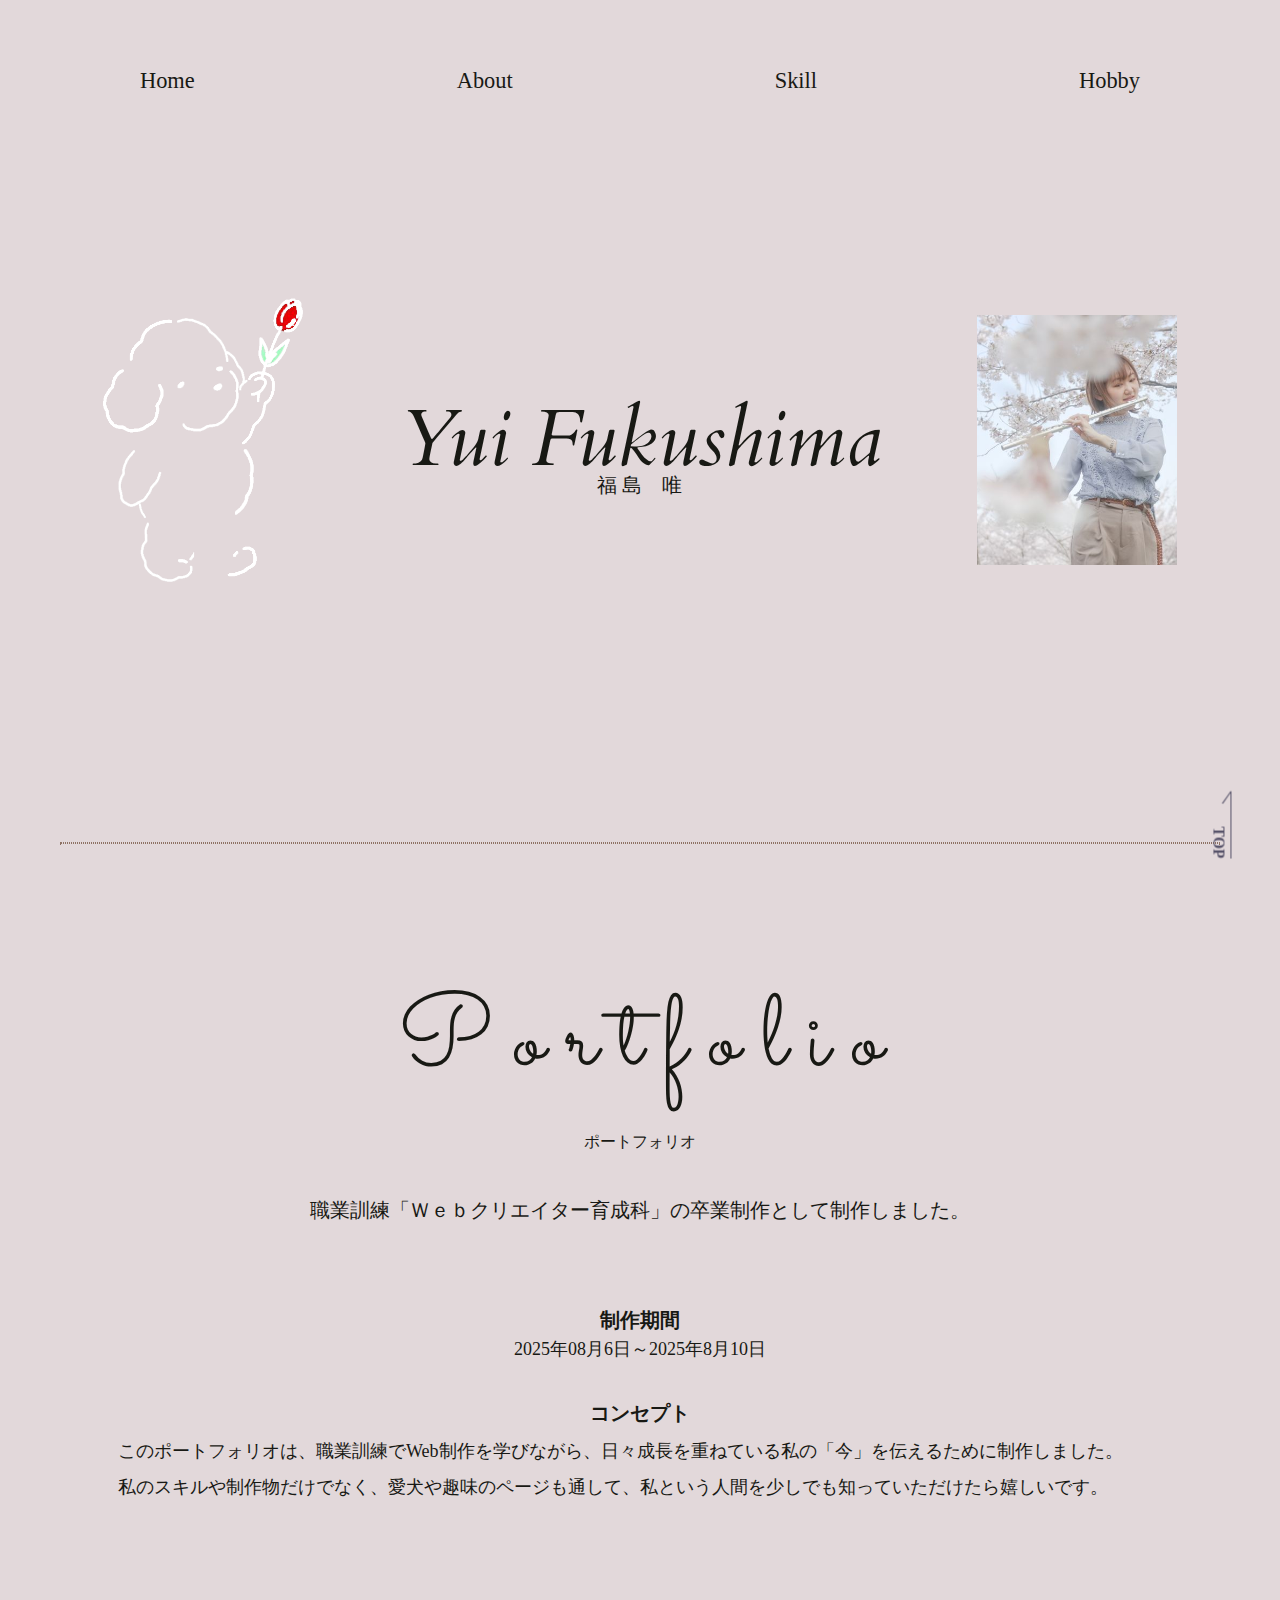
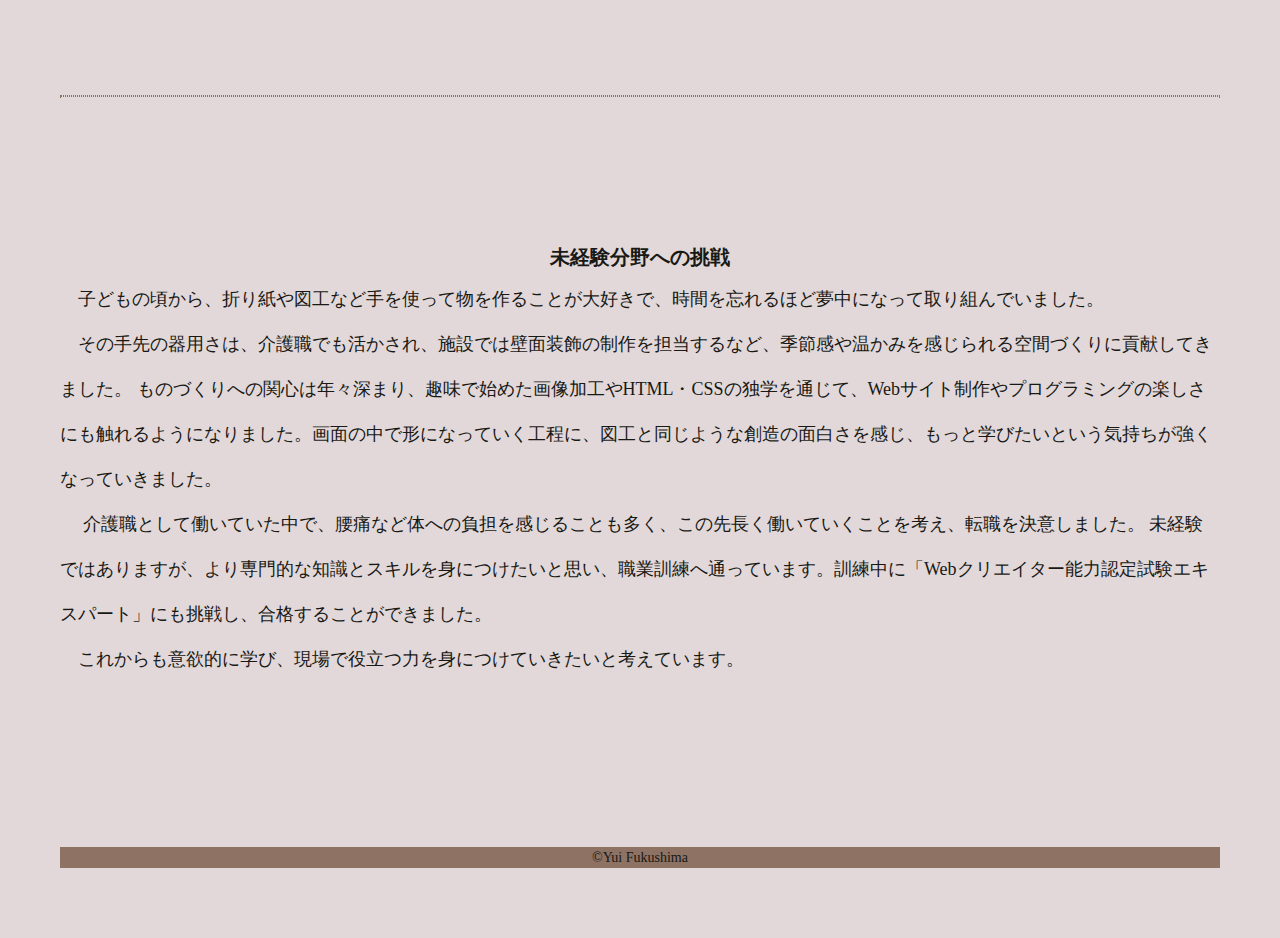
<file: profile/index.html>
<!DOCTYPE html>
<html lang="ja">

<head>
    <meta charset="utf-8">
    <title>Profile</title>
    <meta name="keywords" content="">
    <meta name="description" content="">

    <!-- スマートフォンでのピンチイン・アウトによる拡大縮小を許可する　P314 -->
    <meta name="viewport" content="width=device-width,initial-scale=1.0">

    <!-- 電話番号の自動認識機能を無効にする　P315 -->
    <meta name="format-detection" content="telephone=no">

    <!-- IEの互換表示機能を無効にする　P358 -->
    <meta http-equiv="X-UA-Compatible" content="IE=Edge">

    <meta name="viewport" content="width=device-width,initial-scale=1.0">
    <link rel="stylesheet" href="css/reset.css" media="all">
    <link rel="stylesheet" href="css/style.css" media="all">
    <link rel="preconnect" href="https://fonts.googleapis.com">
    <link rel="preconnect" href="https://fonts.gstatic.com" crossorigin>
    <!-- 名前の英字 -->
    <link
        href="https://fonts.googleapis.com/css2?family=Cardo:ital@1&family=EB+Garamond:ital,wght@0,400..800;1,400..800&display=swap"
        rel="stylesheet">
    <!-- 筆記体英字 -->
    <link rel="preconnect" href="https://fonts.googleapis.com">
    <link rel="preconnect" href="https://fonts.gstatic.com" crossorigin>
    <link href="https://fonts.googleapis.com/css2?family=Sacramento&display=swap" rel="stylesheet">
    <script src="https://code.jquery.com/jquery-3.6.0.min.js"></script>
    <script src="script.js" defer></script></head>

<body>
      <div class="container">

    <header id="header">
        <!-- ハンバーガー -->
        <div class="hamburger">
            <span></span>
            <span></span>
            <span></span>
        </div>
      <nav class="navi">
            <ul class="menu">
                <li><a href="index.html">Home</a></li>
                <li><a href="about.html">About</a></li>
                <li><a href="skill.html">Skill</a></li>
                <li><a href="hobby.html">Hobby</a></li>
            </ul>
        </nav>


    </header>
    <main class="index">
     
        <section id="toppage">
  <div>
    <img src="img/toypeedole.png">
  </div>
  <div class="nameblock">
    <h1 class="cardo-regular-italic">Yui&nbsp;Fukushima</h1>
    <p>福&#160;島&emsp;唯</p>
  </div>
  <div id="topmyphoto">
    <img src="img/flute/flute2.JPEG">
  </div>
</section>

        <hr>
        <section>
            <div id="portfolio">
                <h2 class="sacramento-regular">P&#160;o&#160;r&#160;t&#160;f&#160;o&#160;l&#160;i&#160;o</h2>
                <p id="title">ポートフォリオ</p>
                <p>職業訓練「Ｗｅｂクリエイター育成科」の卒業制作として制作しました。</p>
            </div>
            <div class="portcontent summary ">
                <div class="portcontent">
                    <h3>制作期間</h3>
                    <p id="date">2025年08月6日～2025年8月10日</p>
                </div>

                <div class="portcontent">
                    <h3>コンセプト</h3>
                    <p id="message">
                        &emsp;このポートフォリオは、職業訓練でWeb制作を学びながら、日々成長を重ねている私の「今」を伝えるために制作しました。
                        <br>
                        &emsp;私のスキルや制作物だけでなく、愛犬や趣味のページも通して、私という人間を少しでも知っていただけたら嬉しいです。
                    </p>
                </div>

            </div>
        </section>
        <hr>
        <section id="wrapper">
            <h2>未経験分野への挑戦</h2>
            <p>&emsp;子どもの頃から、折り紙や図工など手を使って物を作ることが大好きで、時間を忘れるほど夢中になって取り組んでいました。
                <br>&emsp;その手先の器用さは、介護職でも活かされ、施設では壁面装飾の制作を担当するなど、季節感や温かみを感じられる空間づくりに貢献してきました。
                ものづくりへの関心は年々深まり、趣味で始めた画像加工やHTML・CSSの独学を通じて、Webサイト制作やプログラミングの楽しさにも触れるようになりました。画面の中で形になっていく工程に、図工と同じような創造の面白さを感じ、もっと学びたいという気持ちが強くなっていきました。<br>&emsp;
                介護職として働いていた中で、腰痛など体への負担を感じることも多く、この先長く働いていくことを考え、転職を決意しました。
                未経験ではありますが、より専門的な知識とスキルを身につけたいと思い、職業訓練へ通っています。訓練中に「Webクリエイター能力認定試験エキスパート」にも挑戦し、合格することができました。
                <br>&emsp;これからも意欲的に学び、現場で役立つ力を身につけていきたいと考えています。
            </p>
        </section>

    </main>
    <footer>
        <a href="index.html" id="page-top">TOP</a>
        <p> &copy;Yui&#160;Fukushima</p>
    </footer>


</div>

</body>

</html>
</file>
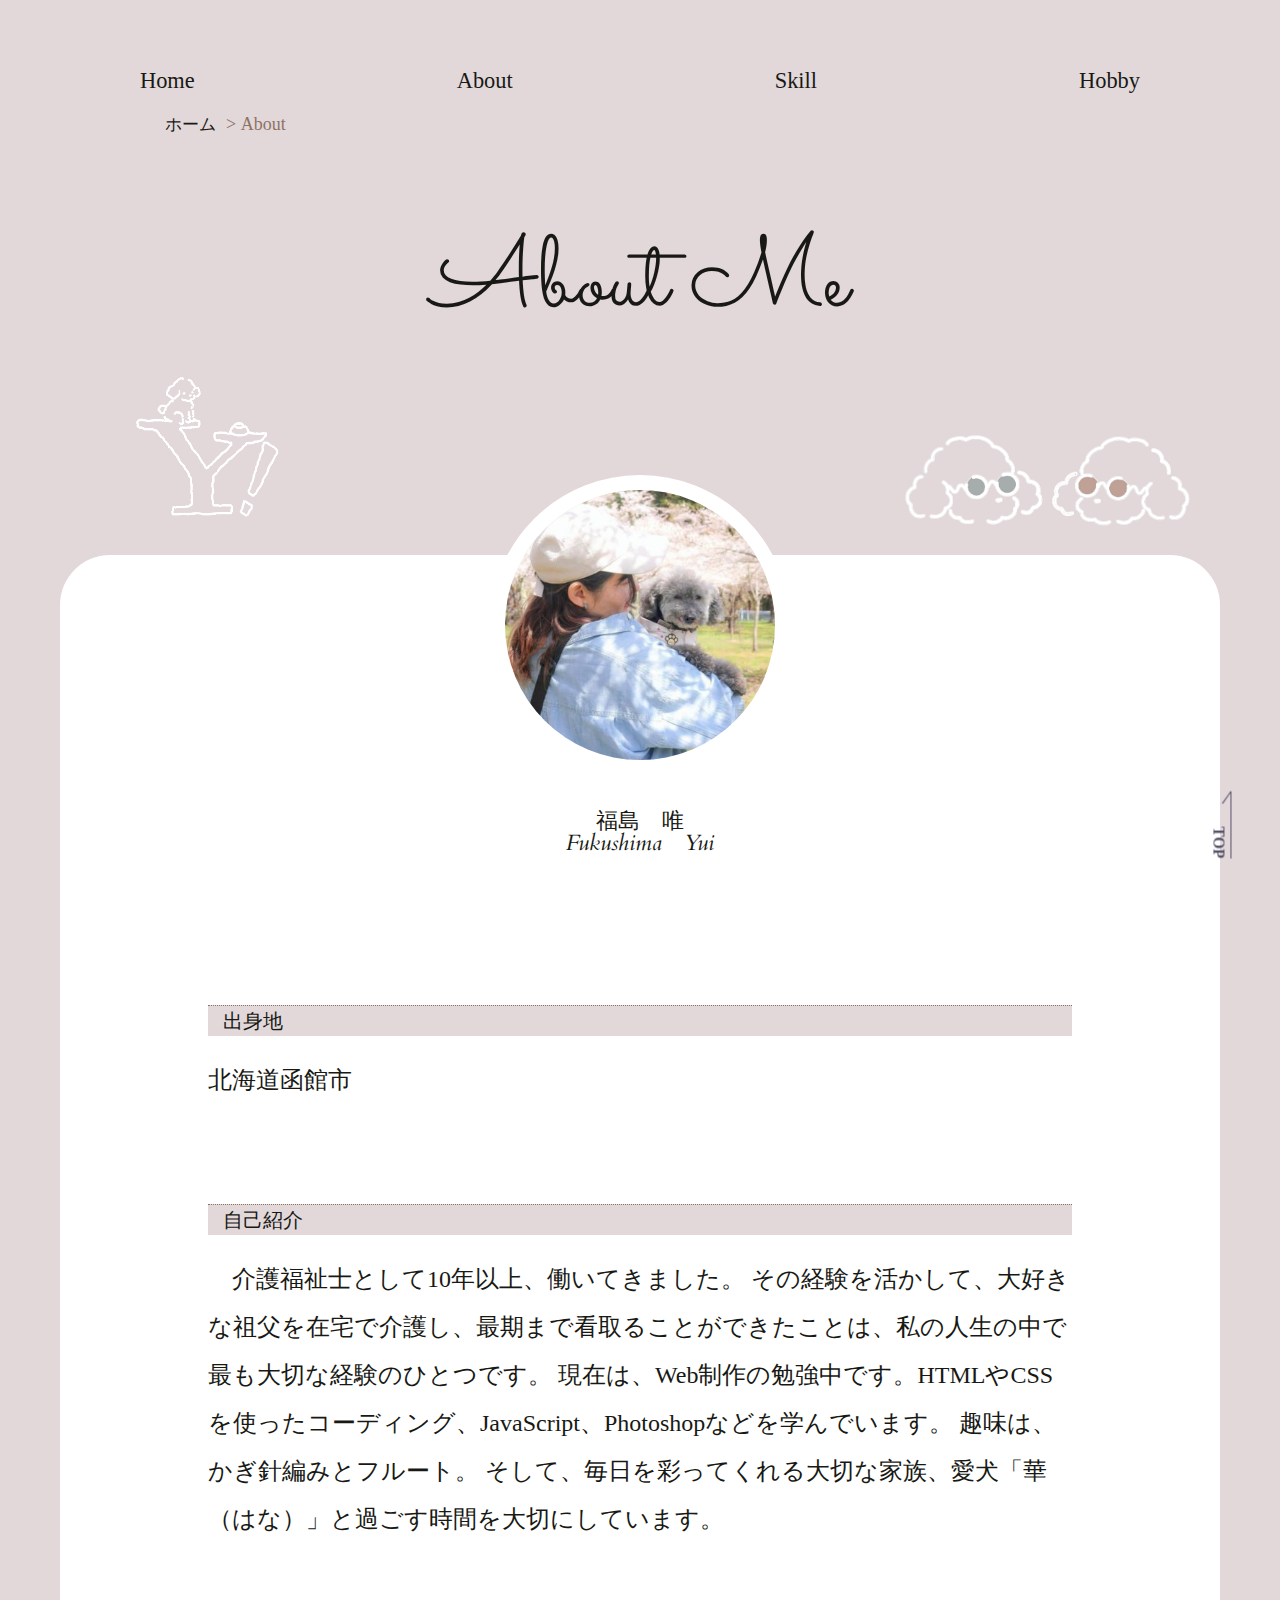
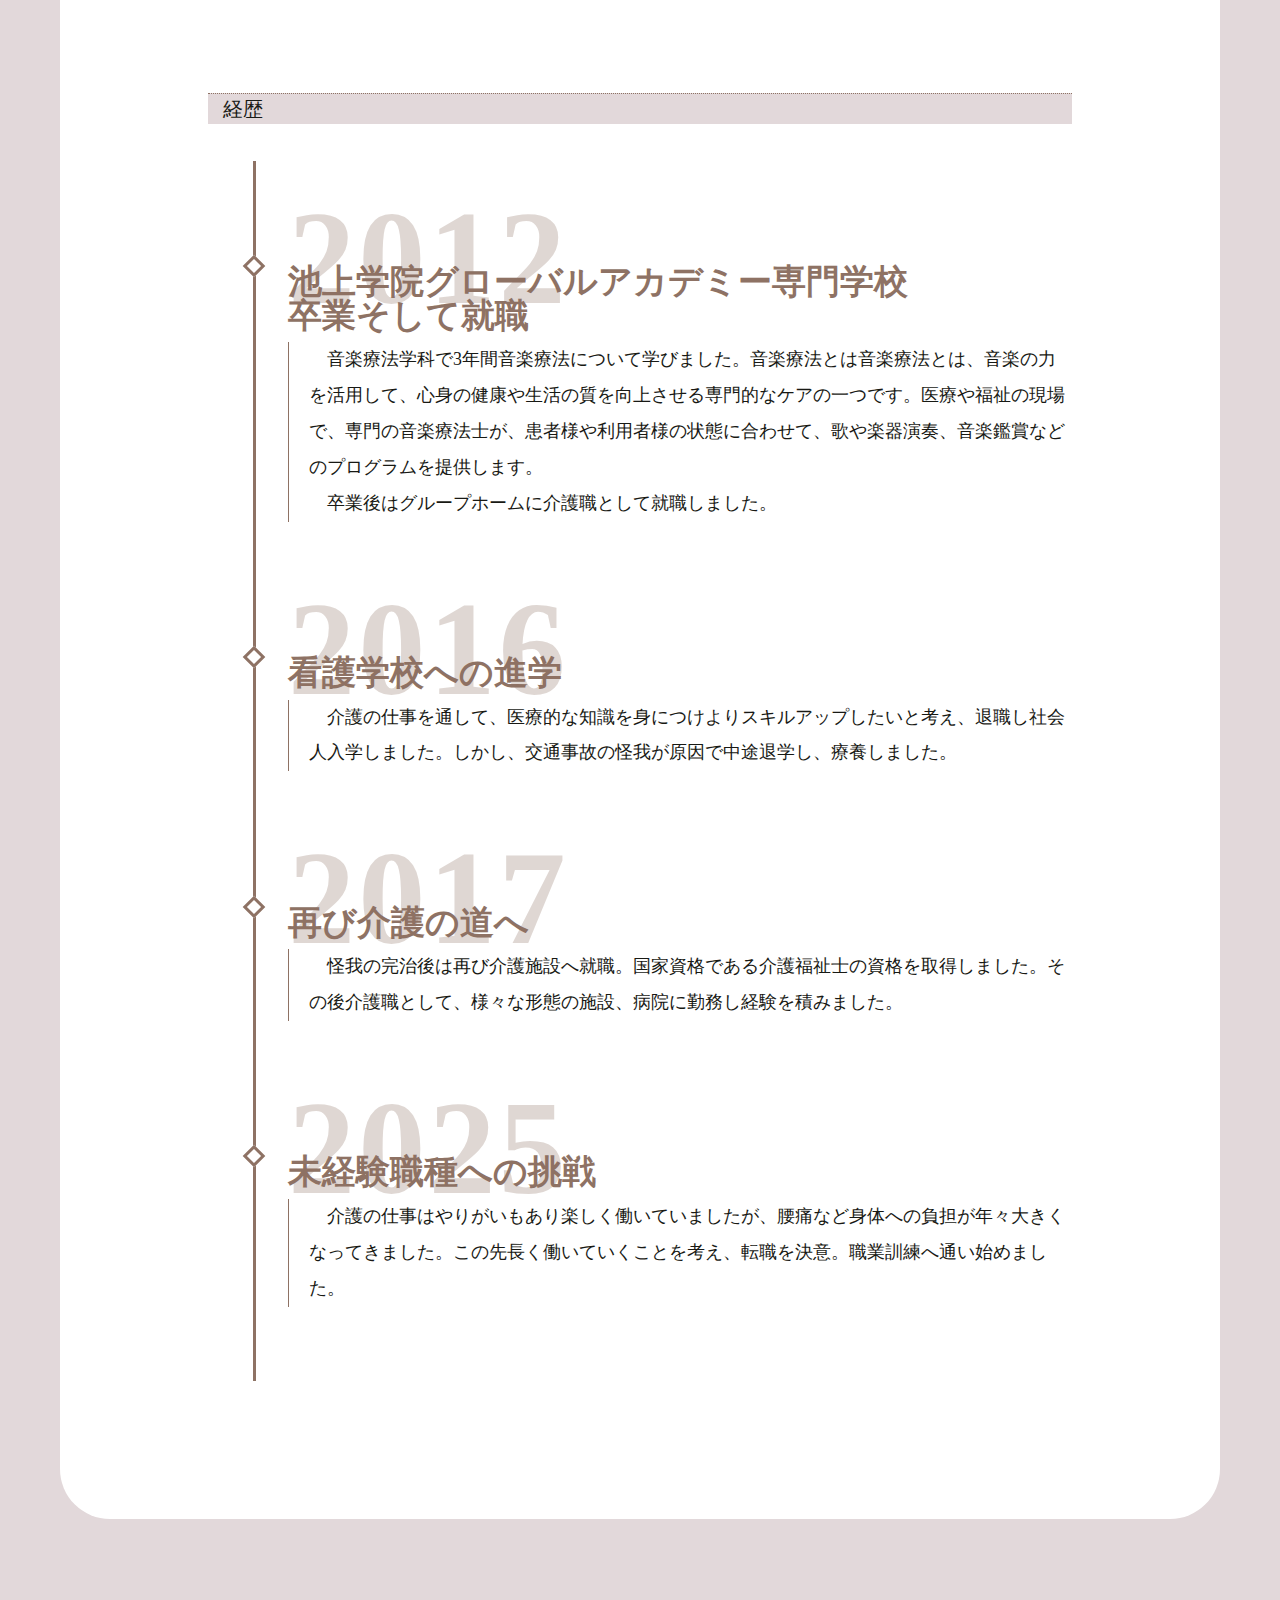
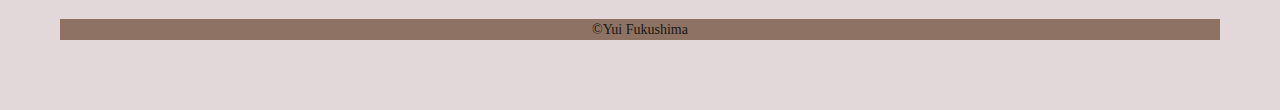
<file: profile/about.html>
<!DOCTYPE html>
<html lang="ja">

<head>
    <meta charset="utf-8">
    <title>Profile</title>
    <meta name="keywords" content="">
    <meta name="description" content="">

    <!-- スマートフォンでのピンチイン・アウトによる拡大縮小を許可する　P314 -->
    <meta name="viewport" content="width=device-width,initial-scale=1.0">

    <!-- 電話番号の自動認識機能を無効にする　P315 -->
    <meta name="format-detection" content="telephone=no">

    <!-- IEの互換表示機能を無効にする　P358 -->
    <meta http-equiv="X-UA-Compatible" content="IE=Edge">

    <meta name="viewport" content="width=device-width,initial-scale=1.0">
    <link rel="stylesheet" href="css/reset.css" media="all">
    <link rel="stylesheet" href="css/style.css" media="all">
    <link rel="preconnect" href="https://fonts.googleapis.com">
    <link rel="preconnect" href="https://fonts.gstatic.com" crossorigin>
    <!-- 名前の英字 -->
    <link
        href="https://fonts.googleapis.com/css2?family=Cardo:ital@1&family=EB+Garamond:ital,wght@0,400..800;1,400..800&display=swap"
        rel="stylesheet">
    <!-- 筆記体英字 -->
    <link rel="preconnect" href="https://fonts.googleapis.com">
    <link rel="preconnect" href="https://fonts.gstatic.com" crossorigin>
    <link href="https://fonts.googleapis.com/css2?family=Sacramento&display=swap" rel="stylesheet">
    <script src="https://code.jquery.com/jquery-3.6.0.min.js"></script>
    <script src="script.js" defer></script>
</head>

<body #aboutbody>
    <header id="header">
        <!-- ハンバーガー -->
        <div class="hamburger">
            <span></span>
            <span></span>
            <span></span>
        </div>
        <nav class="navi">
            <ul class="menu">
                <li><a href="index.html">Home</a></li>
                <li><a href="about.html">About</a></li>
                <li><a href="skill.html">Skill</a></li>
                <li><a href="hobby.html">Hobby</a></li>
            </ul>
        </nav>
        <div>
            <ol>
                <li><a href="index.html">ホーム</a></li>
                <li class="path">&gt;&nbsp;About</li>
            </ol>
        </div>

    </header>
    <main id="aboutmain">
        <section id="aboutme">

            <h1 class="sacramento-regular">About Me</h1>
            <div id="aboutimg">
                <img id="aboudog1" src="img/toypY-removebg-preview.png">
                <img id="aboudog2" src="img/toypeedle2.png">
            </div>

            <div class="content">
                <div class="intro-wrapper">
                    <img class="myphoto" src="img/profile1.jpg" alt="プロフィール画像">
                    <div class="namebox">
                        <h2>福島&emsp;唯</h2>
                        <p class="cardo-regular-italic">Fukushima&emsp;Yui</p>
                    </div>
                </div>


                <div class="proftext" id="born">
                    <h3>出身地</h3>
                    <p>北海道函館市</p>


                </div>
                <div class="proftext">
                    <h3>自己紹介</h3>
                    <p id="myse"> &emsp;介護福祉士として10年以上、働いてきました。
                        その経験を活かして、大好きな祖父を在宅で介護し、最期まで看取ることができたことは、私の人生の中で最も大切な経験のひとつです。
                        現在は、Web制作の勉強中です。HTMLやCSSを使ったコーディング、JavaScript、Photoshopなどを学んでいます。
                        趣味は、かぎ針編みとフルート。
                        そして、毎日を彩ってくれる大切な家族、愛犬「華（はな）」と過ごす時間を大切にしています。</p>
                </div>


                <div>
                    <h3>経歴</h3>
                    <div class="cp_timeline04">
                        <div class="timeline_item">
                            <div class="time_date">
                                <p class="time">2012</p>
                                <p class="flag">池上学院グローバルアカデミー専門学校<br>卒業そして就職</p>
                            </div>
                            <div class="desc">
                                <p>&emsp;音楽療法学科で3年間音楽療法について学びました。音楽療法とは音楽療法とは、音楽の力を活用して、心身の健康や生活の質を向上させる専門的なケアの一つです。医療や福祉の現場で、専門の音楽療法士が、患者様や利用者様の状態に合わせて、歌や楽器演奏、音楽鑑賞などのプログラムを提供します。
                                    <br>&emsp;卒業後はグループホームに介護職として就職しました。
                                </p>
                            </div>
                        </div>

                        <div class="timeline_item">
                            <div class="time_date">
                                <p class="time">2016</p>
                                <p class="flag">看護学校への進学</p>
                            </div>
                            <div class="desc">
                                <p>&emsp;介護の仕事を通して、医療的な知識を身につけよりスキルアップしたいと考え、退職し社会人入学しました。しかし、交通事故の怪我が原因で中途退学し、療養しました。
                                </p>
                            </div>
                        </div>

                        <div class="timeline_item">
                            <div class="time_date">
                                <p class="time">2017</p>
                                <p class="flag">再び介護の道へ</p>
                            </div>
                            <div class="desc">
                                <p>&emsp;怪我の完治後は再び介護施設へ就職。国家資格である介護福祉士の資格を取得しました。その後介護職として、様々な形態の施設、病院に勤務し経験を積みました。</p>
                            </div>
                        </div>

                        <div class="timeline_item">
                            <div class="time_date">
                                <p class="time">2025</p>
                                <p class="flag">未経験職種への挑戦</p>
                            </div>
                            <div class="desc">
                                <p>&emsp;介護の仕事はやりがいもあり楽しく働いていましたが、腰痛など身体への負担が年々大きくなってきました。この先長く働いていくことを考え、転職を決意。職業訓練へ通い始めました。
                                </p>
                            </div>
                        </div>
                    </div>
                </div>

        </section>


    </main>



    <footer>
        <a href="about.html" id="page-top">TOP</a>
        <p> &copy;Yui&#160;Fukushima</p>
    </footer>



</body>

</html>
</file>
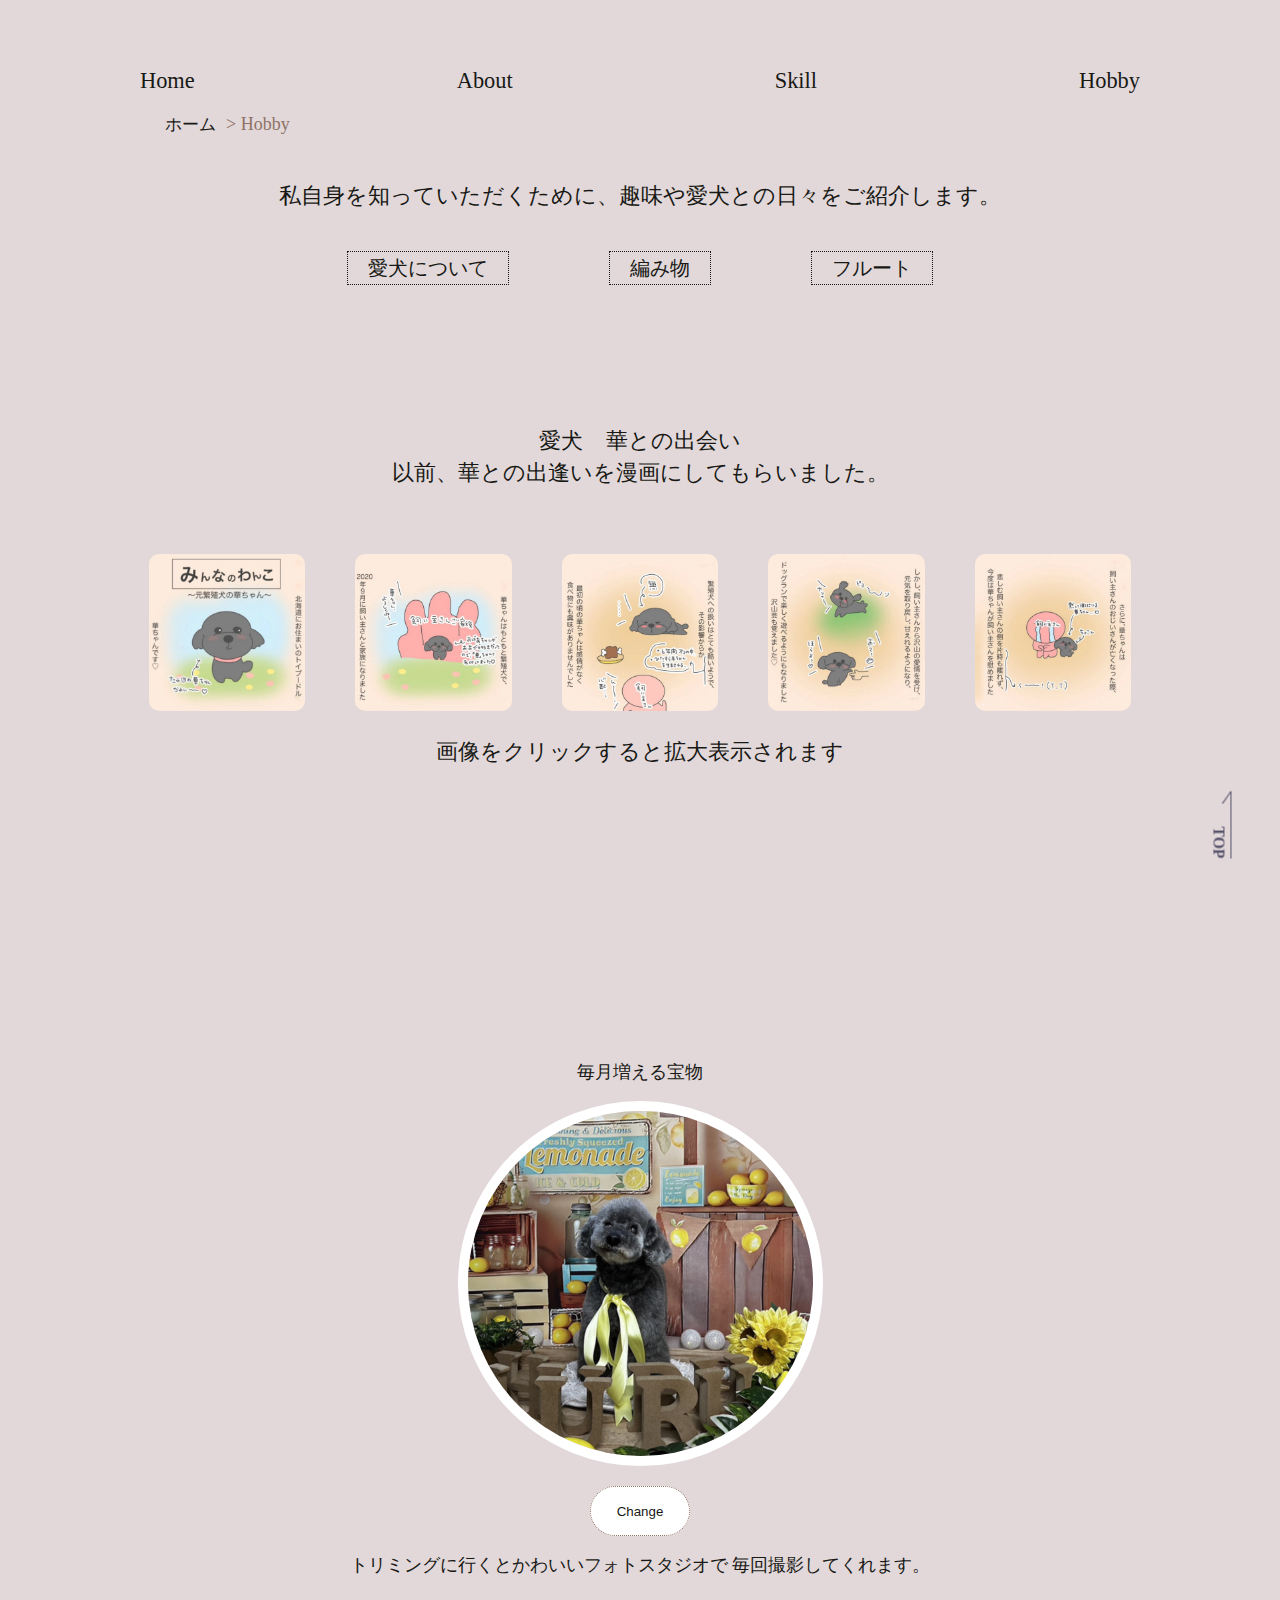
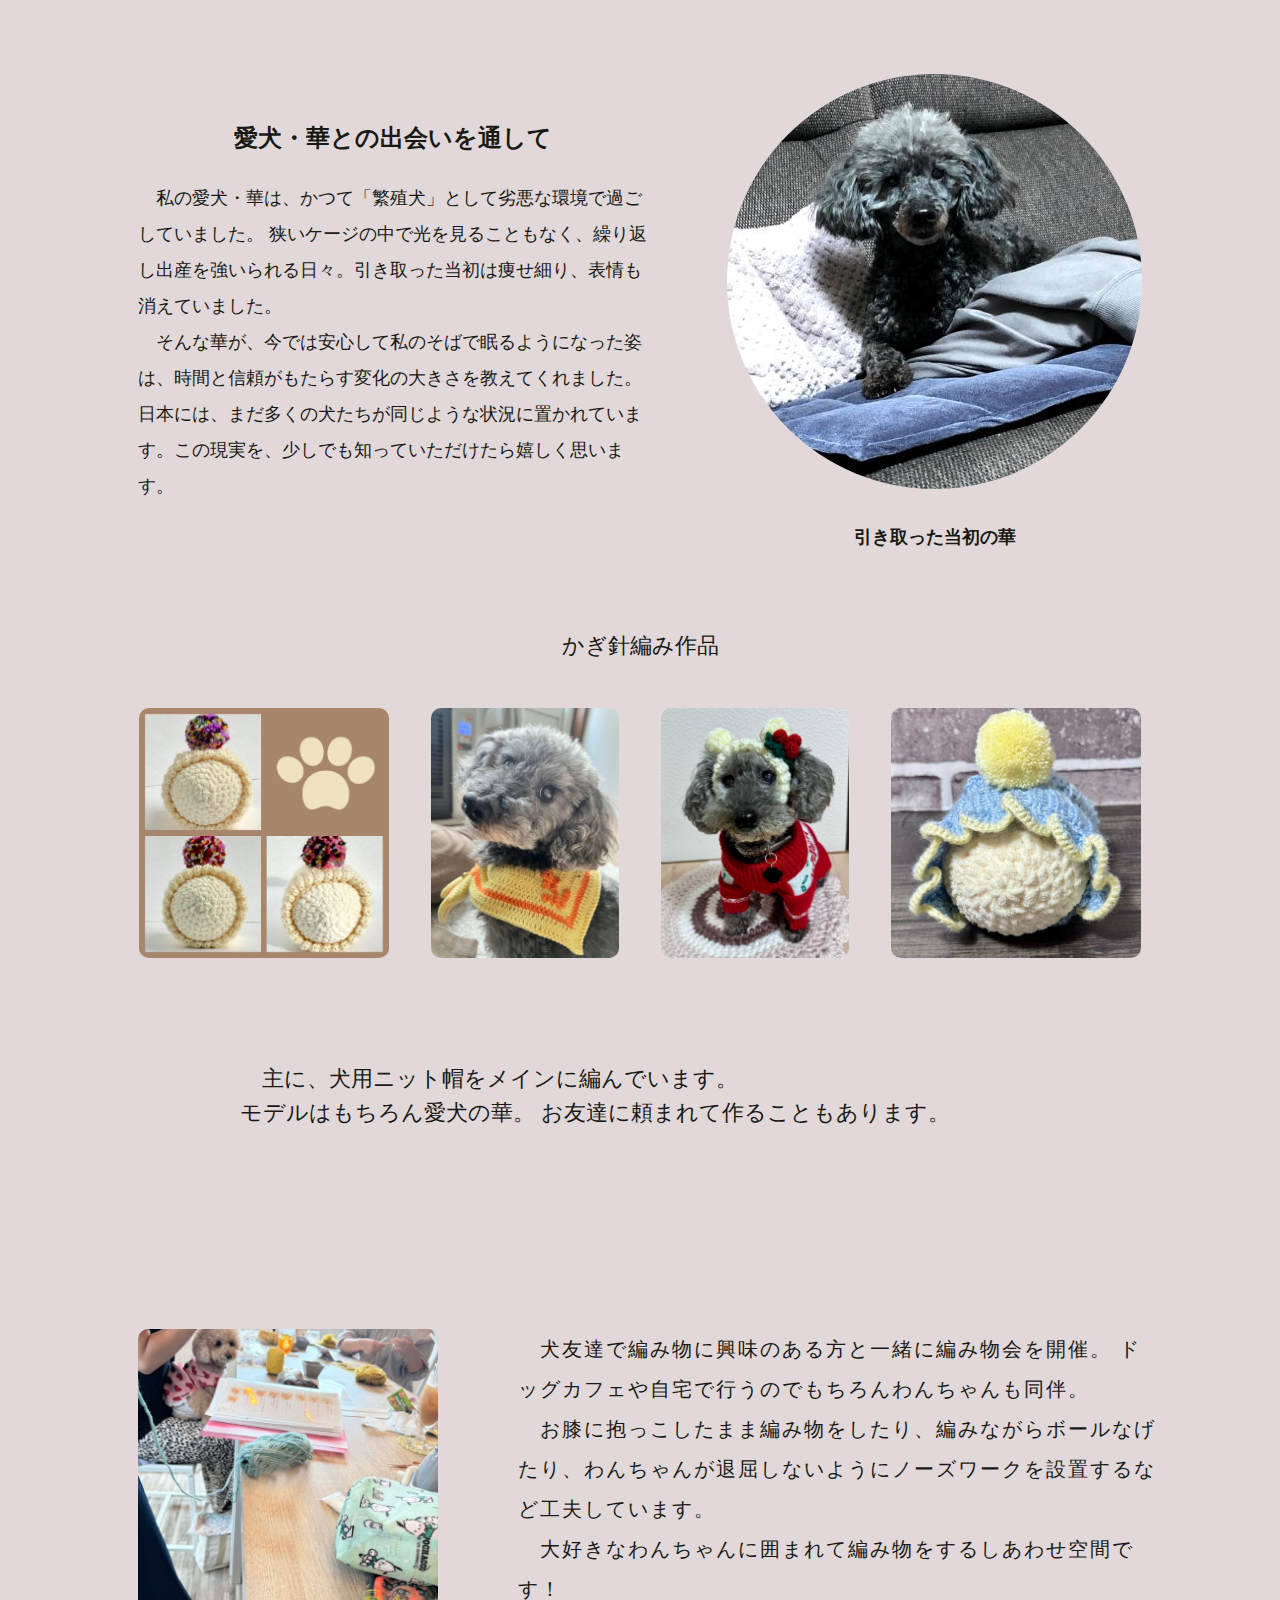
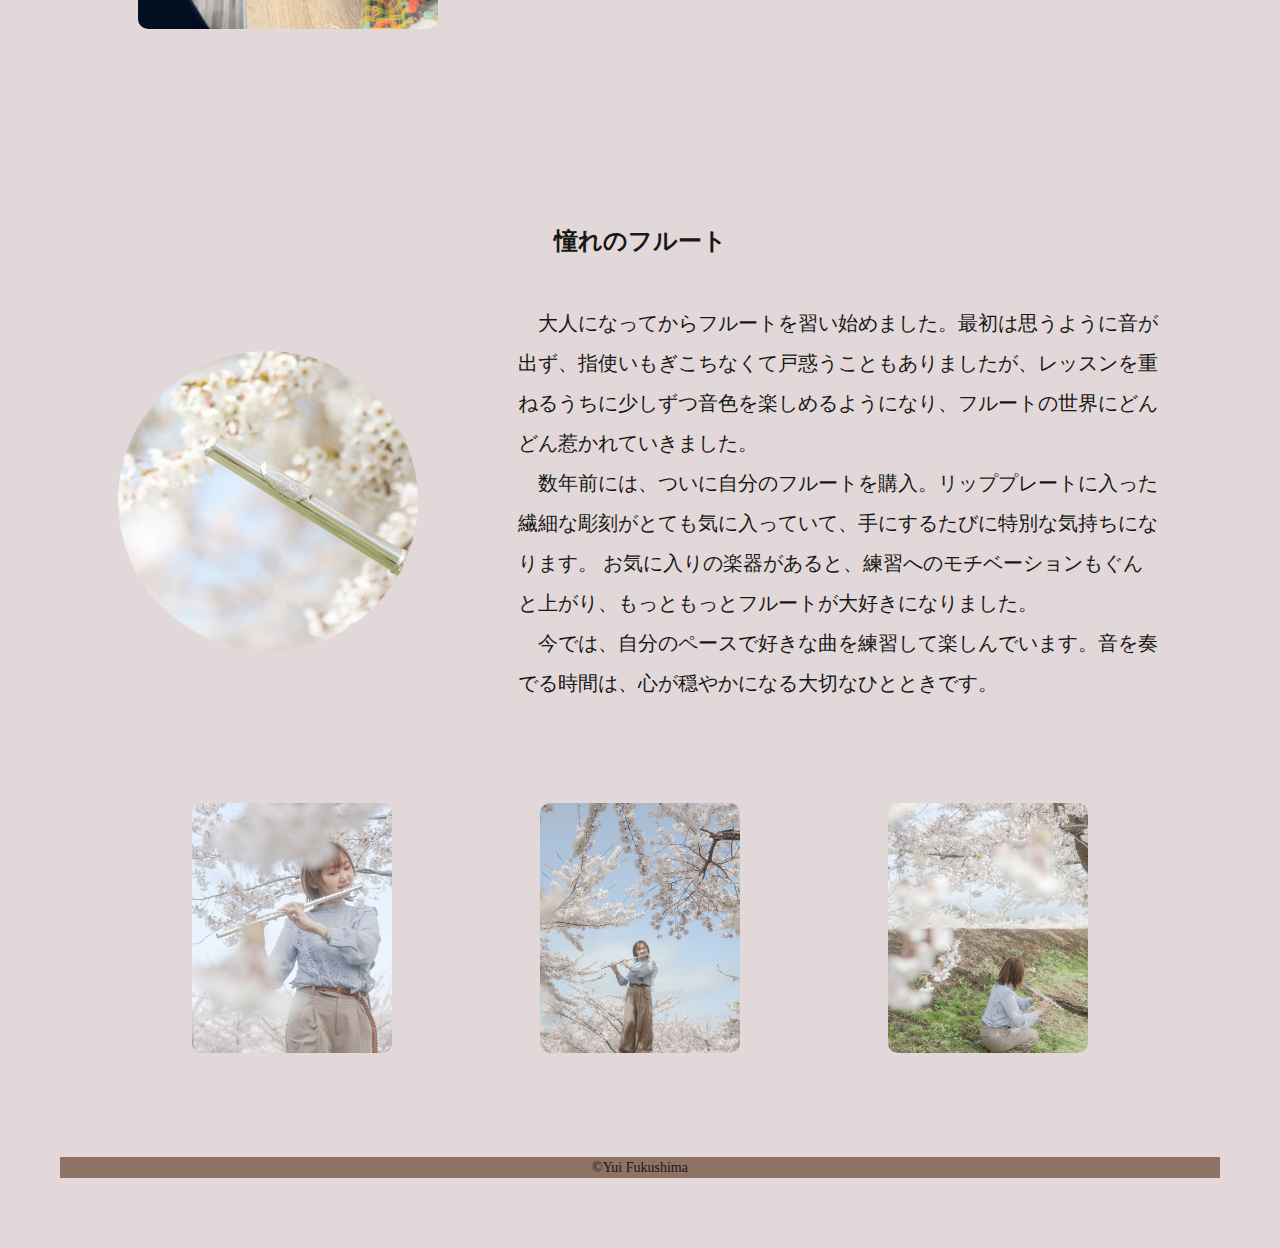
<file: profile/hobby.html>
<!DOCTYPE html>
<html lang="ja">

<head>
    <meta charset="utf-8">
    <title>Profile</title>
    <meta name="keywords" content="">
    <meta name="description" content="">

    <!-- スマートフォンでのピンチイン・アウトによる拡大縮小を許可する　P314 -->
    <meta name="viewport" content="width=device-width,initial-scale=1.0">

    <!-- 電話番号の自動認識機能を無効にする　P315 -->
    <meta name="format-detection" content="telephone=no">

    <!-- IEの互換表示機能を無効にする　P358 -->
    <meta http-equiv="X-UA-Compatible" content="IE=Edge">

    <meta name="viewport" content="width=device-width,initial-scale=1.0">
    <link rel="stylesheet" href="css/reset.css" media="all">
    <link rel="stylesheet" href="css/style.css" media="all">
    <link rel="preconnect" href="https://fonts.googleapis.com">
    <link rel="prerconnect" href="https://fonts.gstatic.com" crossorigin>
    <!-- 名前の英字 -->
    <link
        href="https://fonts.googleapis.com/css2?family=Cardo:ital@1&family=EB+Garamond:ital,wght@0,400..800;1,400..800&display=swap"
        rel="stylesheet">
    <!-- 筆記体英字 -->
    <link rel="preconnect" href="https://fonts.googleapis.com">
    <link rel="preconnect" href="https://fonts.gstatic.com" crossorigin>
    <link href="https://fonts.googleapis.com/css2?family=Sacramento&display=swap" rel="stylesheet">
    <script src="https://code.jquery.com/jquery-3.6.0.min.js"></script>
    <script src="script.js" defer></script>
</head>

<body id="aboutbody">
    <header id="header">
        <!-- ハンバーガー -->
        <div class="hamburger">
            <span></span>
            <span></span>
            <span></span>
        </div>
        <nav class="navi">
            <ul class="menu">
                <li><a href="index.html">Home</a></li>
                <li><a href="about.html">About</a></li>
                <li><a href="skill.html">Skill</a></li>
                <li><a href="hobby.html">Hobby</a></li>
            </ul>
        </nav>
        <div>
            <ol>
                <li><a href="index.html">ホーム</a></li>
                <li class="path">&gt;&nbsp;Hobby</li>
            </ol>
        </div>

    </header>
    <main id="hobbymain">
        <div id="hobbymessage">
            <p>私自身を知っていただくために、趣味や愛犬との日々をご紹介します。</p>
        </div>
        <div id="hobbymenu">
            <ul id="hobbymedia">
                <li><a href="#hanaanime">愛犬について</a></li>
                <li><a href="#crochet">編み物</a></li>
                <li><a href="#fluteimg">フルート</a></li>
            </ul>
        </div>
        <section id="body">
            <div id="hanaanime">
                <h2>愛犬&emsp;華との出会い</h2>
                <p>以前、華との出逢いを漫画にしてもらいました。</p>


                <div id="mask"></div>

                <div id="moveBtn_Left" class="moveBtn">←</div>
                <div id="moveBtn_Right" class="moveBtn">→</div>

                <!-- サムネイル画像 -->
                <div class="thumbnails">
                    <img class="thumbnail" src="img/hana/hana.PNG" alt="サムネイル画像">
                    <img class="thumbnail reset" src="img/hana/hana1.png" alt="サムネイル画像">
                    <img class="thumbnail reset" src="img/hana/hana2.png" alt="サムネイル画像">
                    <img class="thumbnail reset" src="img/hana/hana3.png" alt="サムネイル画像">
                    <img class="thumbnail reset" src="img/hana/hana4.png" alt="サムネイル画像">
                </div>
                <p>画像をクリックすると拡大表示されます</p>

                <!-- ポップアップ画像 -->
                <div id="modal">
                    <img id="imgPopup" src="img/hana/hana.PNG" alt="ポップアップ画像">
                    <!-- 閉じるボタン -->
                    <div id="close">×</div>
                </div>
            </div>

        </section>
        <section class="hanawrap">
            <h2>毎月増える宝物</h2>

            <p>
                <img id="hana_trimming_img" src="img/hana/photo1.png" alt="トリミング写真">
            </p>
            <button id="btn" onClick="hana_trimming()">Change</button>
            <p id="trimming">トリミングに行くとかわいいフォトスタジオで
                毎回撮影してくれます。</p>
        </section>
        <section id="hanawrap2">
            <div>
                <h2>愛犬・華との出会いを通して</h2>
                <p>&emsp;私の愛犬・華は、かつて「繁殖犬」として劣悪な環境で過ごしていました。
                    狭いケージの中で光を見ることもなく、繰り返し出産を強いられる日々。引き取った当初は痩せ細り、表情も消えていました。
                    <br>&emsp;そんな華が、今では安心して私のそばで眠るようになった姿は、時間と信頼がもたらす変化の大きさを教えてくれました。
                    日本には、まだ多くの犬たちが同じような状況に置かれています。この現実を、少しでも知っていただけたら嬉しく思います。
                </p>
            </div>
            <div id="hanabottom">
                <img src="img/hana/hana.hanshoku.JPEG">
                <p id="bold">引き取った当初の華</p>
            </div>
        </section>
        <div id="crochet">
            <h2>かぎ針編み作品</h2>
            <section>
                <div id="crochetmain">
                    <div><img class="croimg" src="img/crochet/crochet1.jpg"></div>
                    <div><img class="croimg2" src="img/crochet/crochet4.jpg"></div>
                    <div><img class="croimg" src="img/crochet/crochet3.jpg"></div>
                    <div><img class="croimg2" src="img/crochet/crochet2.jpg"></div>
                </div>
            </section>
            <section id="crowrap2">
                <div>
                    <p>&emsp;主に、犬用ニット帽をメインに編んでいます。<br>モデルはもちろん愛犬の華。
                        お友達に頼まれて作ることもあります。
                    </p>
                </div>
            </section>
            <section id="crowrap3">
                <img src="img/crochet/amikai.jpeg">
                <div>
                    <p>&emsp;犬友達で編み物に興味のある方と一緒に編み物会を開催。
                        ドッグカフェや自宅で行うのでもちろんわんちゃんも同伴。
                        <br>&emsp;お膝に抱っこしたまま編み物をしたり、編みながらボールなげたり、わんちゃんが退屈しないようにノーズワークを設置するなど工夫しています。
                        <br>&emsp;大好きなわんちゃんに囲まれて編み物をするしあわせ空間です！
                    </p>
                </div>
            </section>
            <section id="fluteimg">
                <h2>憧れのフルート</h2>
                <div id="flutemain">
                    <div><img src="img/flute/flute4.JPEG"> </div>
                    <p>&emsp;大人になってからフルートを習い始めました。最初は思うように音が出ず、指使いもぎこちなくて戸惑うこともありましたが、レッスンを重ねるうちに少しずつ音色を楽しめるようになり、フルートの世界にどんどん惹かれていきました。
                        <br>&emsp;数年前には、ついに自分のフルートを購入。リッププレートに入った繊細な彫刻がとても気に入っていて、手にするたびに特別な気持ちになります。
                        お気に入りの楽器があると、練習へのモチベーションもぐんと上がり、もっともっとフルートが大好きになりました。<br>
                        &emsp;今では、自分のペースで好きな曲を練習して楽しんでいます。音を奏でる時間は、心が穏やかになる大切なひとときです。
                    </p>

                </div>
            </section>

            <section id="flutewrap">

                <div><img src="img/flute/flute2.JPEG"></div>
                <div><img src="img/flute/flute3.JPEG"></div>
                <div><img src="img/flute/flute1.JPEG"></div>


            </section>

    </main>



    <footer>
        <a href="hobby.html" id="page-top">TOP</a>
        <p> &copy;Yui&#160;Fukushima</p>
    </footer>



</body>

</html>
</file>
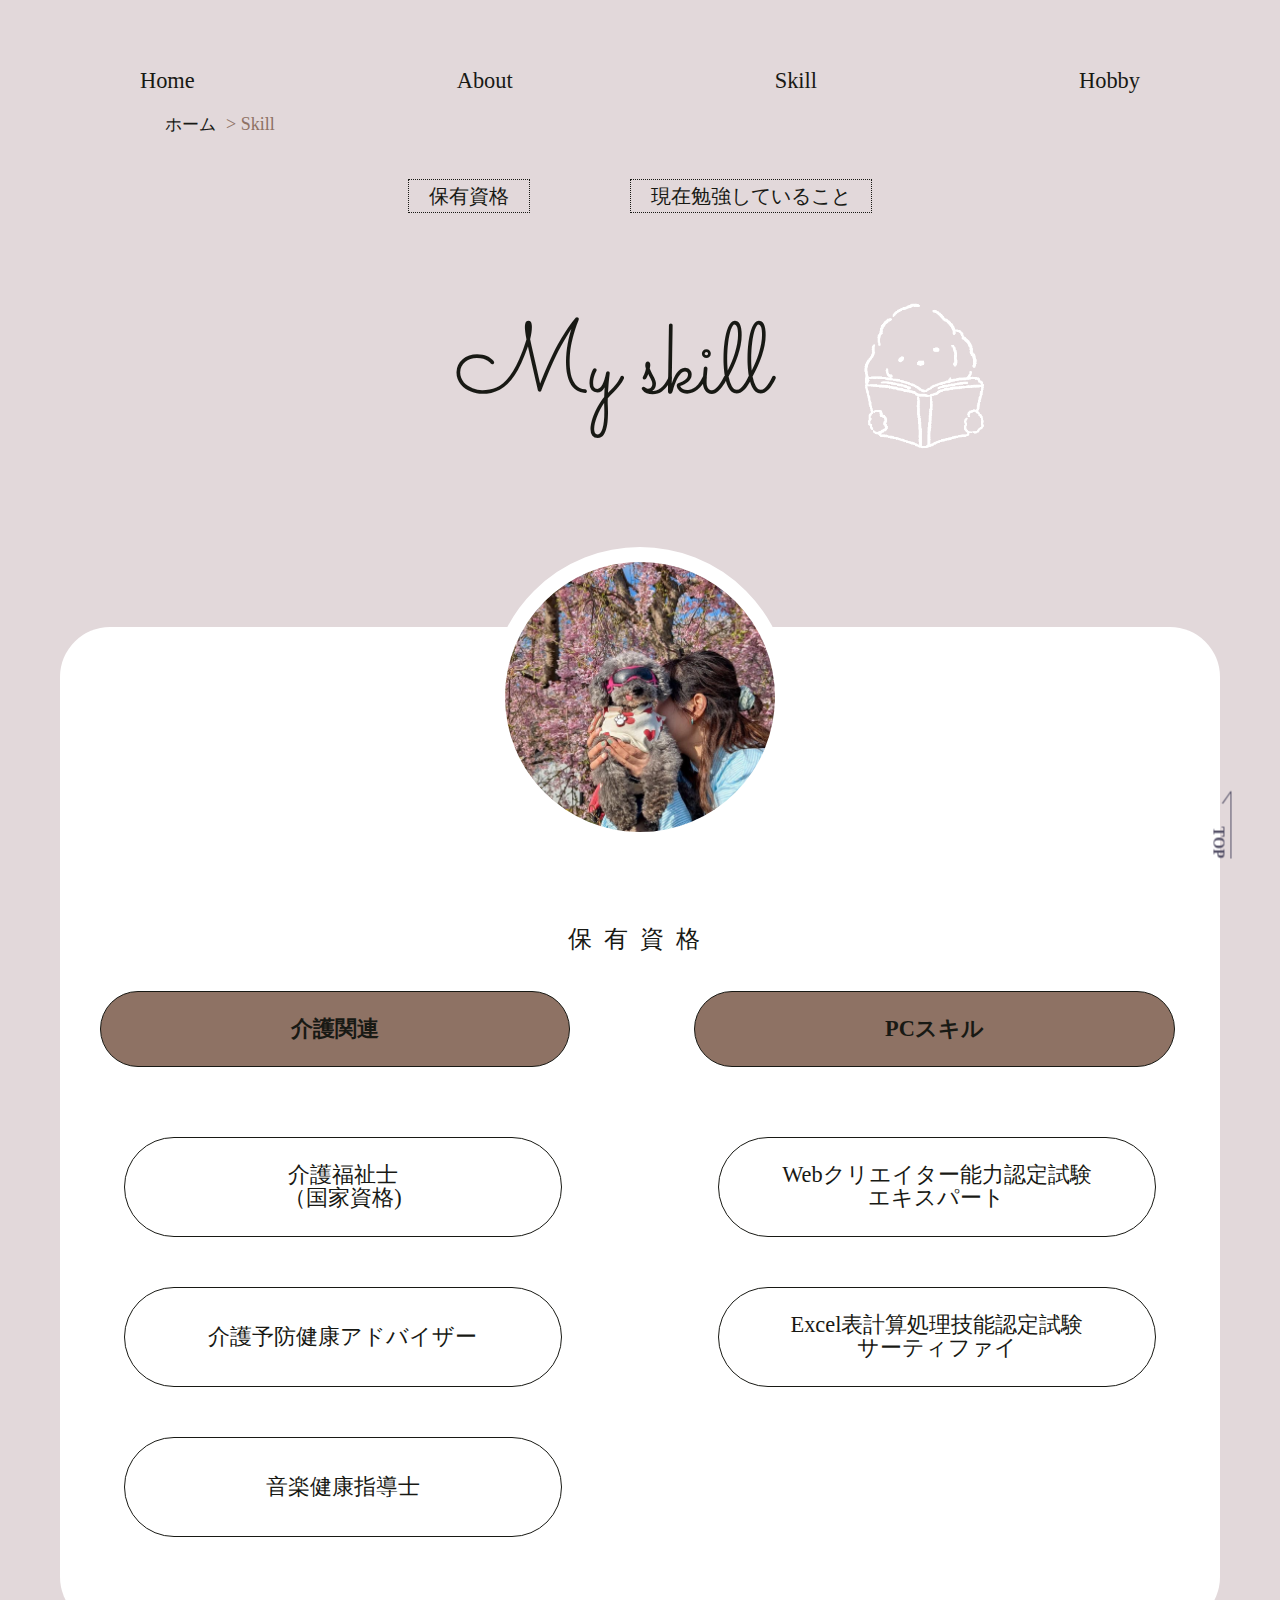
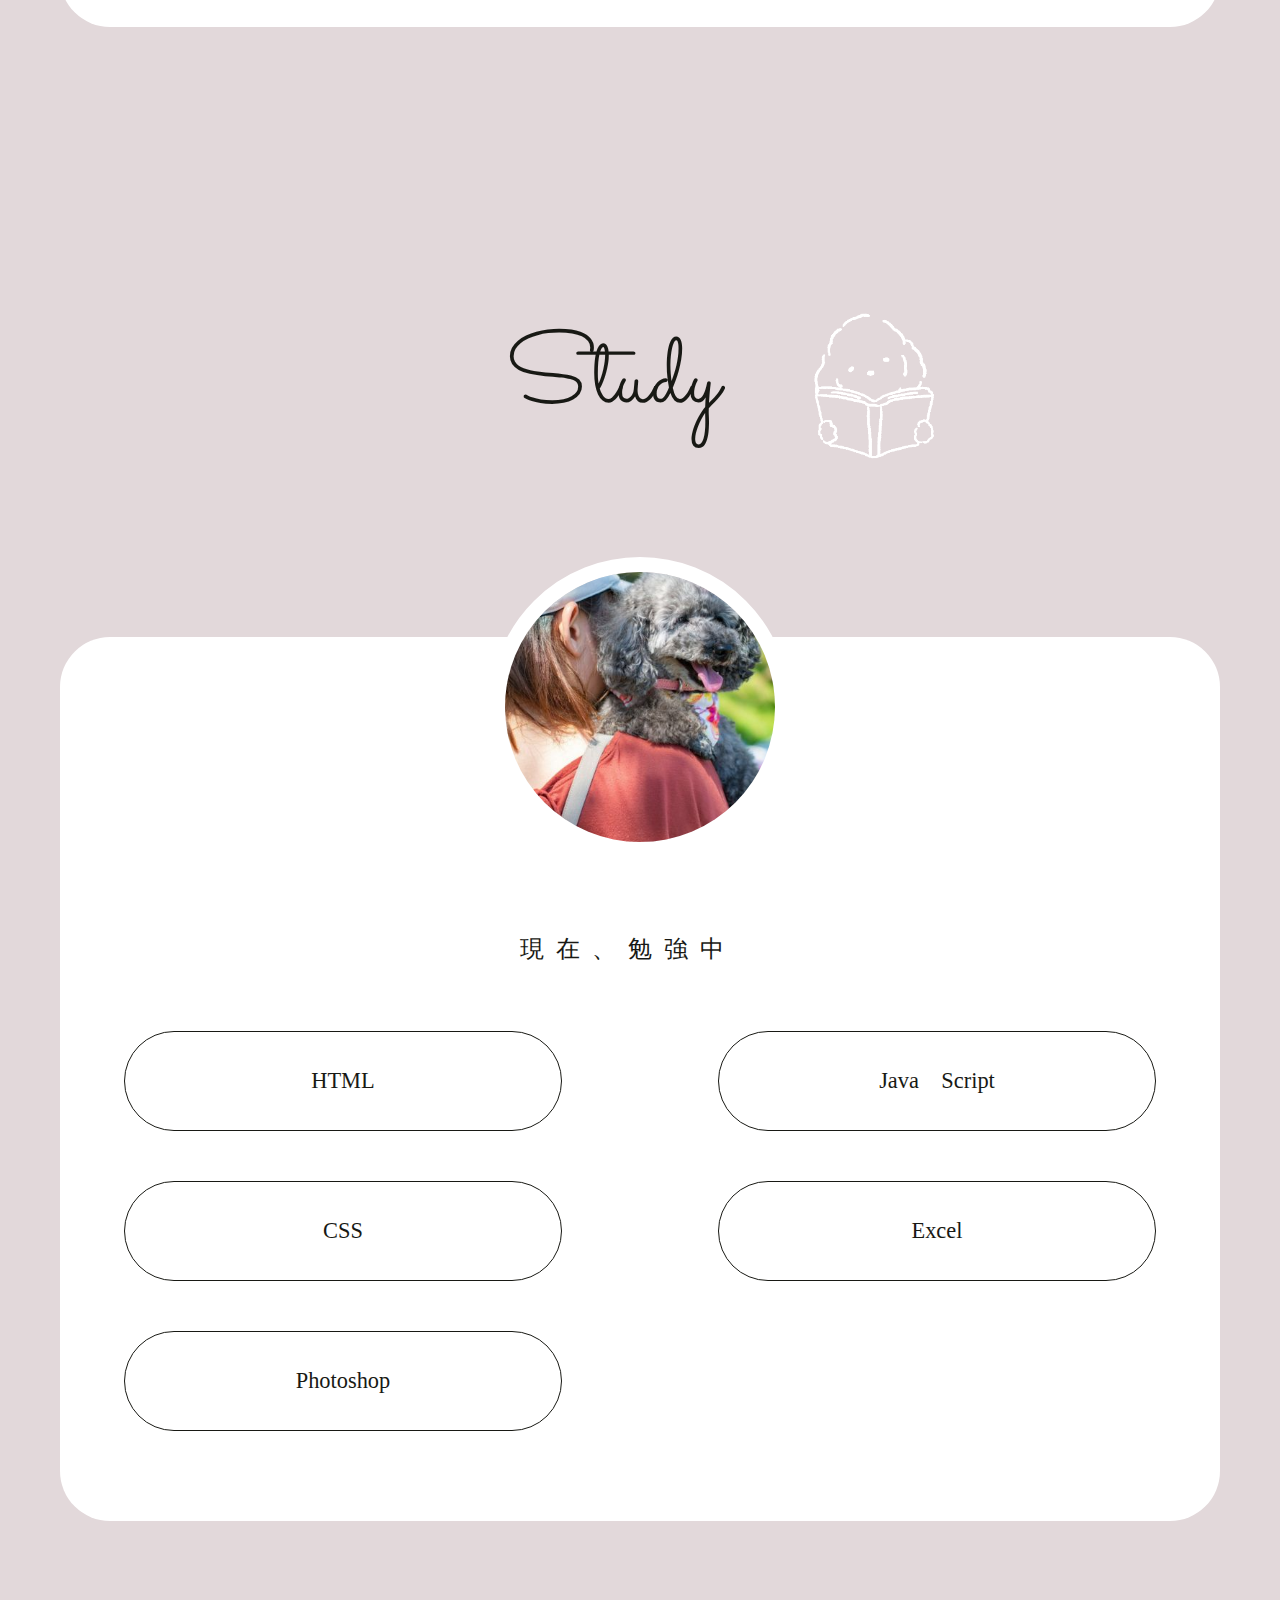
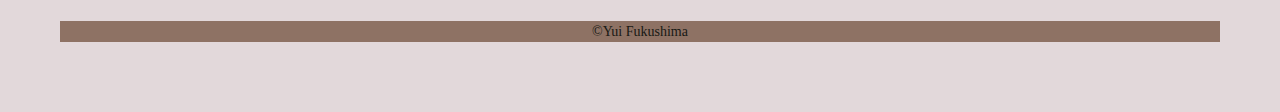
<file: profile/skill.html>
<!DOCTYPE html>
<html lang="ja">

<head>
    <meta charset="utf-8">
    <title>Profile</title>
    <meta name="keywords" content="">
    <meta name="description" content="">

    <!-- スマートフォンでのピンチイン・アウトによる拡大縮小を許可する　P314 -->
    <meta name="viewport" content="width=device-width,initial-scale=1.0">

    <!-- 電話番号の自動認識機能を無効にする　P315 -->
    <meta name="format-detection" content="telephone=no">

    <!-- IEの互換表示機能を無効にする　P358 -->
    <meta http-equiv="X-UA-Compatible" content="IE=Edge">

    <meta name="viewport" content="width=device-width,initial-scale=1.0">
    <link rel="stylesheet" href="css/reset.css" media="all">
    <link rel="stylesheet" href="css/style.css" media="all">
    <link rel="preconnect" href="https://fonts.googleapis.com">
    <link rel="prerconnect" href="https://fonts.gstatic.com" crossorigin>
    <!-- 名前の英字 -->
    <link
        href="https://fonts.googleapis.com/css2?family=Cardo:ital@1&family=EB+Garamond:ital,wght@0,400..800;1,400..800&display=swap"
        rel="stylesheet">
    <!-- 筆記体英字 -->
    <link rel="preconnect" href="https://fonts.googleapis.com">
    <link rel="preconnect" href="https://fonts.gstatic.com" crossorigin>
    <link href="https://fonts.googleapis.com/css2?family=Sacramento&display=swap" rel="stylesheet">
    <script src="https://code.jquery.com/jquery-3.6.0.min.js"></script>
    <script src="script.js" defer></script>
</head>

<body id="aboutbody">
    <header id="header">
        <!-- ハンバーガー -->
        <div class="hamburger">
            <span></span>
            <span></span>
            <span></span>
        </div>
        <nav class="navi">
            <ul class="menu">
                <li><a href="index.html">Home</a></li>
                <li><a href="about.html">About</a></li>
                <li><a href="skill.html">Skill</a></li>
                <li><a href="hobby.html">Hobby</a></li>
            </ul>
        </nav>
        <div>
            <ol>
                <li><a href="index.html">ホーム</a></li>
                <li class="path">&gt;&nbsp;Skill</li>
            </ol>
        </div>

    </header>
    <main id="skillmain">
        <div id="skillmenu">
            <ul id="skillmedia">
                <li><a href="#skillink">保有資格</a></li>
                <li><a href="#studylink">現在勉強していること</a></li>
            </ul>
        </div>
        <section id="myskill">
            <div class="skillname">
                <h1 class="sacramento-regular">My&nbsp;skill</h1>
                <img src="img/toyread-removebg-preview.png">
            </div>
            <div class="content">
                <div class="intro-wrapper">
                    <img class="myphoto" src="img/main.PNG" alt="プロフィール画像">
                </div>
                <div class="skilltitle" id="skillink">
                    <p>保有資格</p>
                </div>
                <div class="skilllist">
                    <div class="column">

                        <ul>
                            <li><span>介護関連</span></li>
                            <li>介護福祉士<br>（国家資格)</li>
                            <li>介護予防健康アドバイザー</li>
                            <li>音楽健康指導士</li>
                        </ul>
                    </div>
                    <div class="column">
                        <ul>
                            <li><span>PCスキル</span></li>
                            <li>Webクリエイター能力認定試験<br>エキスパート</li>
                            <li id="skillend">Excel表計算処理技能認定試験<br>サーティファイ</li>
                        </ul>
                    </div>
                </div>

            </div>
        </section>

        <section id="mystudy">

            <div class="skillname">
                <h1 class="sacramento-regular">Study</h1>
                <img src="img/toyread-removebg-preview.png">
            </div>
            <div class="content">
                <div class="intro-wrapper">
                    <img class="myphoto" src="img/profile2.jpg" alt="プロフィール画像">
                </div>
                <div class="skilltitle2" id="studylink">
                    <p>現在、勉強中</p>
                </div>
                <div class="skilllist">
                    <div class="column">
                        <ul>
                            <li>HTML</li>
                            <li>CSS</li>
                            <li>Photoshop</li>
                        </ul>
                    </div>
                    <div class="column">
                        <ul id="skilltop">

                            <li>Java&emsp;Script</li>
                            <li id="skillend">Excel</li>
                        </ul>
                    </div>
                </div>

            </div>
        </section>
    </main>



    <footer>
        <a href="about.html" id="page-top">TOP</a>
        <p> &copy;Yui&#160;Fukushima</p>
    </footer>



</body>

</html>
</file>
<file: profile/css/style.css>
@charset "utf-8";

/* 共通の設定 */
html {
  font-size: 100%;
}

body {
  font-size: 1.4em;
  background-color: #e2d8da;
  color: #181914;
  max-width: 1200px;
  margin: 0 auto;
  /* 中央寄せ */
  padding: 20px;
  width: 100%;
}

body li {
  list-style-type: none;
}

body a {
  text-decoration: none;
  color: #181914;
}

* {
  margin: 0;
  padding: 0;
  box-sizing: border-box;
}

a:hover {
  opacity: 0.7;
}

/* 区切り線 */
hr {
  border: 1px dotted #8e7264;
  margin: 150px auto;
}

/* フォント設定 */
.cardo-regular-italic {
  /* 名前の英字 */
  font-family: "Cardo", serif;
  font-weight: 400;
  font-style: italic;
}

.sacramento-regular {
  /* 筆記体英字 */
  font-family: "Sacramento", cursive;
  font-weight: 400;
  font-style: normal;
}

section {
  margin-bottom: 100px;
}

/* ナビの設定 */
#header {
  max-width: 1000px;
  margin: 0 auto;
}

header nav ul {
  display: flex;
  justify-content: space-between;
  margin-top: 50px;
  margin-bottom: 20px;
}

/* ナビの設定　↑ */
/* パンくずリスト　↓ */
div ol {
  display: flex;
  padding: 0 5px;
  margin-left: 20px;
  align-items: center;
}

div ol a {
  font-size: 17px;
}

.path {
  margin-left: 10px;
  color: #8e7264;
  font-size: 18px;
}


/* パンくずリスト　↑ */

/* フッター　↓ */
footer p {
  text-align: center;
  font-size: 14px;
  line-height: 1.5;
  background-color: #8e7264;
}

footer {
  margin: 50px auto;
}

/* トップへ戻るボタン　↓ */
#page-top {
  position: fixed;
  right: 40px;
  bottom: 50px;
  height: 50px;
  text-decoration: none;
  font-weight: bold;
  transform: rotate(90deg);
  font-size: 70%;
  line-height: 1.5rem;
  color: #555168;
  padding: 0 0 0 35px;
  border-top: solid 1px;
}

#page-top::before {
  content: "";
  display: block;
  position: absolute;
  top: -1px;
  left: 0px;
  width: 15px;
  border-top: solid 1px;
  transform: rotate(35deg);
  transform-origin: left top;
}

/***トップへ戻るボタンここまで***/

/* フッター　↑ */

/* 共通部分のレスポンシブ対応　↓ */
@media screen and (max-width: 640px) {

  img {
    max-width: 100%;
    height: auto;
    display: block;
  }

  html,
  body {
    margin: 0;
    padding: 0;
    width: 100%;
    overflow-x: hidden;
  }

  main {
    overflow-x: hidden;
  }

  footer {
    max-width: 80%;
    margin: 50px auto;
    padding: 10px;
    box-sizing: border-box;
  }

  footer p {
    max-width: 100%;
    padding: 0 5px;
  }

  .container {
    width: 100%;
    max-width: 1200px;
    /* 好みで調整 */
    margin: 0 auto;
    padding: 0 10px;
    /* 両サイドの隙間 */
    box-sizing: border-box;
    overflow-x: hidden;
    /* はみ出し防止 */


  }

  hr {
    width: 80%;
  }

  /* パンくずリスト　↓ */
  div ol li {
    margin-top: 50px;
  }


  /* ハンバーガーの3本線 */

  /* 640px以下でハンバーガー表示＆ナビ切り替え */
  #header .hamburger {
    width: 50px;
    height: 50px;
    cursor: pointer;
    position: fixed;
    top: 5px;
    right: 10px;
    z-index: 30;
  }

  #header .hamburger span {
    width: 30px;
    height: 3px;
    background: #555168;
    display: inline-block;
    position: absolute;
    left: 10px;
    transition: all 0.4s;
  }

  /* 三本線　↓ */
  #header .hamburger span:nth-of-type(1) {
    top: 16px;
  }

  #header .hamburger span:nth-of-type(2) {
    top: 25px;
  }

  #header .hamburger span:nth-of-type(3) {
    top: 34px;
  }

  /* 三本線　↑ */

  /* 開いたときの表示　↓ */
  #header .navi {
    width: 50%;
    /* 開いたときの幅 */
    height: 100vh;
    background-color: #d1a7b0;
    position: fixed;
    top: 0;
    color: #fff;
    right: -80%;
    z-index: 20;
    transition: right 0.6s ease;
    display: flex;
    flex-direction: column;
    align-items: center;
    justify-content: center;
  }

  #header .navi.active {
    right: 0;
  }

  #header .navi .menu {
    display: flex;
    flex-direction: column;
    align-items: center;
    /* 横方向中央揃え */
    justify-content: center;
    /* 縦方向中央揃え */
    height: 100vh;
    padding: 60px 0;
  }

  #header .navi .menu li {
    width: 100%;
    text-align: center;
    margin: 10px 0;
  }

  #header .navi .menu li a {
    color: #fff;
    /* 文字を白に */
    font-size: 18px;
    text-decoration: none;
    display: inline-block;
    padding: 10px 20px;
    text-align: center;
  }

  /* 開いたときの表示　↑ */

  /* バツ　　↓ */
  #header .hamburger.active span:nth-of-type(1) {
    top: 24px;
    transform: rotate(-45deg);
  }

  #header .hamburger.active span:nth-of-type(2) {
    opacity: 0;
  }

  #header .hamburger.active span:nth-of-type(3) {
    top: 24px;
    transform: rotate(45deg);
  }

  /* バツ　↑ */


}

/* 共通部分のレスポンシブ対応　↑ */

/* index.html  ↓ */
/* トップページ　↓ */
#toppage {
  display: flex;
  margin: 100px auto;
  justify-content: space-around;
  align-items: center;
  gap: 10px;
  height: 500px;
}

#toppage img {
  width: 200px;
  height: auto;
}

#toppage h1 {
  font-size: 80px;
  margin-bottom: 0;
  line-height: 1;
}

#toppage p {
  font-size: 20px;
  margin-top: 5px;
  text-align: center;
  line-height: 0;

}

/* トップページ　↑ */

/* ポートフォリオ　↓ */

#portfolio h2 {
  font-size: 100px;
  text-align: center;
  margin-bottom: 0;
  line-height: 1;
}

#portfolio p {
  font-size: 20px;
  text-align: center;
  margin-top: 40px;
  margin-bottom: 50px;
  line-height: 1;
}

#portfolio p:first-of-type {
  font-size: 16px;
  text-align: center;
}

.portfolio {
  height: 500px;
  display: flex;
  justify-content: space-between;
  /* あるいは center も可 */
  gap: 40px;
  /* 要素間に余白 */
}

.summary {
  display: flex;
  flex-direction: column;
  gap: 5px;
}

.portcontent {
  margin-bottom: 0;
  margin-top: 0;
  padding: 20px;
  border-radius: 8px;
}

.portcontent h3 {
  text-align: center;
  font-size: 20px;
  font-weight: bold;
}

#date {
  text-align: center;
  font-size: 18px;

}

#message {
  /* コンセプト文*/
  font-size: 18px;
  padding: 0;
  line-height: 2;
  text-align: left;
  width: 1100px;
}

/* ポートフォリオ　↑ */

/* 未経験分野への挑戦　↓ */
#wrapper h2 {
  text-align: center;
  font-size: 24px;
}

#wrapper p {
  text-align: left;
  font-size: 18px;
  line-height: 2.5;
}

#wrapper {
  height: 500px;

}

/* ↑　未経験分野への挑戦 */
/* index.html  ↑ */

/* index.html のレスポンシブ対応 ↓ */

@media screen and (max-width: 640px) {
  .index {
    max-width: 90%;
    padding: 0 auto;
    margin: 0 auto;
  }

  #toppage {
    display: flex;
    flex-direction: column;
    align-items: center;
    gap: 10px;
    width: 90%;
    box-sizing: border-box;
    margin-bottom: 0;
  }

  #toppage img {
    width: 80px;
    height: auto;
    margin-bottom: 0;
    /* 一旦0に戻す */
  }

  #topmyphoto img {
    display: block;
    width: 100px;
    height: auto;
    margin: -30px auto 0 auto;
    padding: 0;
  }

  #topmyphoto {
    margin-bottom: 50px;
    padding-bottom: 0;
  }

  hr {
    margin: 50px auto;
    width: 80%;
  }

  section {
    margin-top: 10px;
  }

  .nameblock {
    margin: 0;
    padding: 0;
  }

  #toppage h1 {
    font-size: 20px;
    margin: 0;
  }

  #toppage p {
    font-size: 12px;
    margin: 0;
    line-height: 1.2;
  }
}


/* ポートフォリオ部分のレスポンシブ対応　↓ */
@media screen and (max-width:640px) {
  #portfolio {
    max-width: 90%;
  }

  #portfolio h2 {
    font-size: 42px;
    margin-bottom: 0;
  }

  #portfolio #title {
    font-size: 15px;
    margin-top: 5px;
  }

  #portfolio p:last-of-type {
    font-size: 12px;
    max-width: 80%;
    margin: 0 auto;
  }

  .portcontent h3 {
    font-size: 18px;
  }

  .portcontent p {
    font-size: 12px;
  }

  #message {
    max-width: 90%;
    margin: 0 auto;
  }

  /* 未経験分野への挑戦　レスポンシブ対応　↓ */
  #wrapper {
    margin: 20px auto;
    padding: 10px;
    height: auto;
    max-width: 90%;
  }

  #wrapper h2 {
    font-size: 20px;
    margin-bottom: 20px;
  }

  #wrapper p {
    max-width: 90%;
    font-size: 16px;
  }

  /* 未経験分野への挑戦　レスポンシブ対応　↑ */

}

/* 

/* index.html のレスポンシブ対応 ↑ */

/* about.html　↓ */
#aboutme h1 {
  text-align: center;
  margin: 100px auto 20px;
  font-size: 100px;
}

#aboutimg {
  display: flex;
  gap: 150px;
  justify-content: space-around;
  align-items: flex-end;
  position: relative;
}

#aboudog1 {
  width: 280px;
  height: auto;
  position: absolute;
  bottom: -240px;
  left: 10px;
}

#aboudog2 {
  width: auto;
  height: 100px;
  position: absolute;
  bottom: -180px;
  right: 30px;

}

/* Myフォトのサイズ共通　↓ */
.myphoto {
  border-radius: 50%;
  border: 15px solid #fff;
  transform: translateY(-40%);
  z-index: 2;
  margin-bottom: -90px;
  /* ←空白調整 */
  width: 300px;
  height: auto;
}

/* Myフォト　ここまで　↑ */
#aboutmain .content {
  background-color: #fff;
  border-radius: 50px;
  width: 100%;
  margin: 200px auto 0;
  /* 上に余白を作って自然に下に配置 */
  padding: 40px;
}

/* プロフィール写真と名前を中央に縦並び */
.intro-wrapper {
  display: flex;
  flex-direction: column;
  align-items: center;
  gap: 5px;
  margin-bottom: 50px;
}

/* 名前 */
.namebox h2,
.namebox p {
  text-align: center;
  margin: 0;
}

#aboutmain .content h3 {
  font-size: 20px;
  background-color: #e2d8da;
  border-top: 1px dotted #8e7264;
  margin: 150px auto 0;
  width: 80%;
  font-weight: normal;
  padding: 5px;
  padding-left: 15px;
}

.proftext p {
  font-size: 24px;
  width: 80%;
  margin: 20px auto;
  line-height: 2;
}

.outline {
  display: flex;
  flex-direction: column;
  justify-content: left;
  gap: 5px;
  width: 80%;
  text-align: left;
  margin-top: 50px;
  margin-left: 200px;
}

.outline p {
  font-size: 20px;
}

.outline span {
  font-size: 14px;
}

/* <h3>制作期間</h3>　<h3>コンセプト</h3>　↓ */
.portcontent h3 {
  font-weight: bold;
  margin-bottom: 10px;
  font-size: 20px;
}

/* <h2>未経験分野への挑戦</h2>  ↓ */
#wrapper h2 {
  font-weight: bold;
  margin-bottom: 10px;
  font-size: 20px;
}
#born p {
  margin-bottom: -50px;
}
/* タイムライン */
.cp_timeline04 {
  position: relative;
  margin: 3em auto;
  padding-bottom: 2em;
  width: 80%;
}

.cp_timeline04:before {
  position: absolute;
  top: 0px;
  top: -30px;
  left: 45px;
  width: 3px;
  height: 100%;
  content: '';
  background: #8e7264;
}

.cp_timeline04 .timeline_item {
  margin: 0px 0px 0px 80px;
}

.cp_timeline04 .timeline_item .time_date .time {
  font-family: serif;
  font-size: 6em;
  font-weight: bold;
  position: relative;
  margin: 0;
  letter-spacing: 3px;
  color: rgba(142, 114, 100, 0.281);
}

.cp_timeline04 .timeline_item .time_date .time:before {
  position: absolute;
  top: 50%;
  left: -42px;
  width: 10px;
  height: 10px;
  content: '';
  transform: rotate(45deg);
  border: 3px solid #8e7264;
  background: #fff;
}

.cp_timeline04 .timeline_item .time_date .flag {
  font-size: 1.5em;
  font-weight: bold;
  margin: -60px 0 0 0;
  color: #8e7264;
}

.cp_timeline04 .timeline_item .desc {
  font-size: 0.8em;
  line-height: 2;
  margin-top: 10px;
  padding-left: 20px;
  border-left: 1px solid #8e7264;
  margin-bottom: 60px;
}

/* タイムラインのレスポンシブ対応 */
@media only screen and (max-width: 640px) {
  .cp_timeline04:before {
    left: 0;
    /*縦棒の位置*/
  }

  .cp_timeline04 .timeline_item .time_date .time:before {
    left: -43px;
    /*◇の位置*/
  }

  .cp_timeline04 .timeline_item {
    margin: 0px 0px 0px 40px;

  }


  .cp_timeline04 .timeline_item .time_date .time {
    font-size: 24px;
    margin: 20px auto;
  }

  .cp_timeline04 .timeline_item .time_date .flag {
    font-size: 12px;
    margin: 20px auto;

  }

  .cp_timeline04 .timeline_item .time_date .desc p {
    padding-left: 0;
    border-top: 1px solid #8e7264;
    border-left: none;
    margin: 20px auto;

  }

  .cp_timeline04 .timeline_item .desc p {
    /*タイムラインの文章*/
    text-align: left;
    font-size: 16px;
    width: 100%;
  }

}

/* タイムラインのレスポンシブ対応 　↑*/

/* about.htmlのレスポンシブ対応　↓ */
@media screen and (max-width:640px) {
  #aboutbody {
    padding: 10px;

    /* モバイルは少し余白 */
  }

  #aboutmain {
    width: 100%;
    margin: 0 auto;
  }

  #aboutme {
    width: 90%;
    text-align: center;
    margin: 0 auto;
  }

  #aboutme h1 {
    font-size: 32px;
    text-align: center;
    display: block;
    margin: 80px auto 0;
    width: 100%;
  }

  #aboudog1 {
    display: none;
  }

  #aboudog2 {
    position: static;
    /* 絶対配置を解除 */
    margin: 10px auto 100px;
    display: block;
    height: 50px;
    width: auto;
  }

  .myphoto {
    width: 150px;
    height: auto;
    margin: -50px auto 0;
    /* 上にはみ出させる */
    z-index: 1;
    position: relative;
    /* はみ出しても重なり順をコントロールできるように */
  }

  .namebox {
    margin: -50px auto -150px;
  }

  .namebox h2 {
    font-size: 20px;

  }

  .namebox p {
    font-size: 16px;

  }

  .proftext p {
    font-size: 16px;
    margin-bottom: -100px;
    text-align: left;
  }

  .proftext h3 {
    width: 80%;
    font-size: 14px;
    margin: 0 auto;
  }

  /* 全体のボックスサイズをborder-boxに */
  *,
  *::before,
  *::after {
    box-sizing: border-box;
  }

  #aboutmain .content {
    background-color: #fff;
    border-radius: 50px;
    overflow: visible;
    max-width: 90%;
    margin: 30px auto 0;
    padding: 20px;

  }

}

/* about.htmlのレスポンシブ対応　↑　
*/

/* about.html　↑ */



/* skill.html　↓ */
#myskill {
  margin-bottom: 200px;
}

#skillmenu ul {
  display: flex;
  justify-content: center;
  gap: 100px;
  margin: 50px 0 10px;
}

#skillmenu li a {
  border: 1px dotted #181914;
  padding: 5px 20px;
}

#skillmenu a {
  font-size: 20px;
}

#skillmain {
  width: 100%;
  padding: 0;
}

#skillmain .content {
  background-color: #fff;
  border-radius: 50px;
  width: 100%;
  margin: 200px auto 0;
  /* 上に余白を作って自然に下に配置 */
  padding: 40px;
}

.skillname {
  display: flex;
  align-items: center;
  /* baselineからcenterに変更 */
  justify-content: center;
  gap: 5px;
  padding: 5px 0;
  max-width: 1000px;
  margin: 0 auto -100px 250px;
}

.skillname h1 {
  font-size: 100px;
  margin: 0;
  line-height: 1;
}

.skillname img {
  max-height: 300px;
  margin: 0;
  vertical-align: middle;
  display: inline-block;
  transform: translateY(3px);
}

.skilltitle p {
  text-align: justify;
  /* 中身の文字を均等配置 */
  font-size: 24px;
  margin: 0 auto 20px;
  /* ← 中央に配置！ */
  width: 6em;
  /* 5文字分よりちょっと広め */
  letter-spacing: 0.5em;
  /* 見た目で調整 */
}

.skilltitle2 p {
  text-align: justify;
  /* 中身の文字を均等配置 */
  font-size: 24px;
  margin: 0 auto 20px;
  /* ← 中央に配置！ */
  width: 10em;

  letter-spacing: 0.5em;
  /* 見た目で調整 */
}

/* 資格一覧　↓ */
.skilllist ul span {
  font-weight: bold;
}


.skilllist {
  display: flex;
  justify-content: space-between;
  gap: 40px;
  /* 列の間隔 */
}

.skilllist .column {
  width: 45%;
  /* 列の幅 */
}

.skilllist ul {
  list-style-type: none;
  padding: 0;
}

.skilllist ul li span {
  font-weight: bold;
  background-color: #8e7264;
  border: 1px solid #181914;
  border-radius: 50px;
  padding: 20px 190px;
  margin: 20px auto;
  line-height: 1.5;
}

.skilllist ul li span {
  display: inline-block;
  /* ブロック要素っぽくする */
  margin-bottom: 20px;
  /* 下に余白 */
}

.skilllist ul li:not(:has(span)) {
  background-color: #fff;
  margin: 50px auto;
  padding: 25px 20px;
  /* ←左右に余裕を持たせる */
  border: 1px solid #181914;
  text-align: center;
  border-radius: 50px;
  max-width: 90%;
  /* ←列内の最大幅を制限（横いっぱいを避ける） */
  word-wrap: break-word;
  /* ←必要なら折り返し */
}

/* 資格一覧の枠の高さをそろえる↓ */
.skilllist ul li:not(:has(span)) {
  /* 既存のスタイルに追加 */
  min-height: 100px;
  /* 2行分くらいの高さを指定（調整してください） */
  display: flex;
  align-items: center;
  /* 縦中央揃え */
  justify-content: center;
}

/* 資格一覧　↑ */
/* STUDY　myskillと共有 */
/* skill.htmlのレスポンシブ対応　　↓ */
@media screen and (max-width: 640px) {
  #skillmedia {
    display: flex;
    flex-direction: column;
    justify-content: center;
    align-items: center;
  }

  #skillmenu ul {
    gap: 40px;
    /* liの空白 */
  }

  #skillmedia a {
    font-size: 16px;
  }

  .skillname {
    display: flex;
    flex-direction: column;
    justify-content: center;
    align-content: center;
    margin: 50px auto 0;
  }

  .skillname h1 {
    /* 通常の設定
  font-size: 100px;
  margin: 0;
  line-height: 1; */
    font-size: 48px;
  }

  /* 通常の設定
.skillname img {
  max-height: 300px;
  margin: 0;
  vertical-align: middle;
  display: inline-block;
  transform: translateY(3px);
}*/
  .skillname img {
    max-height: 200px;
  }

  /* レスポンシブで横並びのリストを縦にする　↓ */
  .skilllist {
    flex-direction: column;
    /* 横並びから縦並びへ切替 */
    gap: 20px;
    /* 縦並びの間隔 */
  }

  #skilltop {
    margin-top: -70px;
    /* Javascriptの上の余白を調整*/
  }

  .skilllist .column {
    width: 100%;
    /* 幅いっぱいに広げる */
  }

  /* 通常の設定
.skilllist ul li span {
  font-weight: bold;
  background-color: #8e7264;
  border: 1px solid #181914;
  border-radius: 50px;
  padding: 20px 190px;
  margin: 20px auto;
  line-height: 1.5;
}*/

  .skilllist ul li span {
    /*介護関連・PCスキル*/
    padding: 10px 5px;
    text-align: center;
    font-size: 16px;
    width: 250px;
  }


  /*通常の設定
.skilllist ul li:not(:has(span)) {
  background-color: #fff;
  margin: 50px auto;
  padding: 25px 20px;←左右に余裕を持たせる
  border: 1px solid #181914;
  text-align: center;
  border-radius: 50px;
  max-width: 90%; ←列内の最大幅を制限（横いっぱいを避ける）
  word-wrap: break-word;←必要なら折り返し 
}
*/
  .skilllist ul li:not(:has(span)) {
    padding: 5px 2px;
    font-size: 14px;
    width: 3000px;
  }

  .skilllist ul li {
    text-align: center;
  }

  /*通常の設定
#skillmain .content {
  background-color: #fff;
  border-radius: 50px;
  width: 100%;
  margin: 200px auto 0; 上に余白を作って自然に下に配置
  padding: 40px;
}*/
  #skillmain .content {
    width: 90%;
    padding: 10px auto;
    margin-top: 80px;
  }

}

/* skill.htmlのレスポンシブ対応　　↑ */
/* skill.html　↑*/

/* hobby.html  ↓ */
#hobbymain {
  width: 90%;
  margin: 20px auto;
}

/* 冒頭文 */
#hobbymessage {
  margin: 50px auto 30px;
  text-align: center;
}

/* メニュー */
#hobbymenu ul {
  display: flex;
  justify-content: center;
  gap: 100px;
  margin: 50px 0 10px;
}

#hobbymenu li a {
  border: 1px dotted #181914;
  padding: 5px 20px;
}

#hobbymenu a {
  font-size: 20px;
}

/* 華のページ */
/* ポップアップ画像 */
#body {
  text-align: center;
  margin-bottom: 150px;
}

#hanaanime h2 {
  margin-top: 150px;
  margin-bottom: 10px;
}

#hanaanime img {
  margin: 50px 20px 10px;
  width: 15%;
  height: auto;
}

#hanaanime img:nth-of-type(1) {
  margin-left: 0;
}

#hanaanime img:nth-of-type(5) {
  margin-right: 0;
}

#body {
  margin-bottom: 300px;
}

.thumbnails {
  display: flex;
  flex-wrap: nowrap;
  justify-content: center;
  gap: 10px;
  /* 画像の間隔 */
  margin: 20px 0;
  overflow-x: auto;
  /* スマホではみ出しても横スクロールできるように */
}

.thumbnail {
  width: 120px;
  height: auto;
  object-fit: cover;
  border-radius: 10px;
  cursor: pointer;
}

#close {
  position: absolute;
  right: 0;
  top: 0;
  width: 30px;
  height: 30px;
  line-height: 30px;
  font-size: 20px;
  font-weight: bold;
  cursor: pointer;
}

#mask {
  background: rgba(0, 0, 0, .7);
  position: fixed;
  inset: 0;
  /* z-index: 9998; */
  opacity: 0;
  visibility: hidden;
}

#modal {
  background: #fff;
  width: 80vmin;
  height: 80vmin;
  display: flex;
  align-items: center;
  /* 縦中央 */
  justify-content: center;
  /* 横中央 */
  padding: 20px;
  border-radius: 10px;
  position: absolute;
  left: 50%;
  top: 50%;
  transform: translate(-50%, -50%);
  opacity: 0;
  visibility: hidden;
  box-shadow: 0 0 20px rgba(0, 0, 0, 0.5);
}

#modal img {
  width: 100%;
  height: 100%;
  object-fit: contain;
  display: block;
  margin: auto;
}

/* 移動ボタン */
.moveBtn {
  width: 80px;
  height: 80px;
  line-height: 70px;
  font-size: 50px;
  font-weight: bold;
  cursor: pointer;
  background-color: #fff;
  border-radius: 50%;
  text-align: center;
}

.moveBtn:hover {
  background: rgba(255, 255, 255, 0.7);
}

#moveBtn_Left {
  position: absolute;
  left: 50px;
  top: 50%;
  opacity: 0;
  visibility: hidden;
  transition: 0.5s;
  /*ふわっと表示*/
}

#moveBtn_Right {
  position: absolute;
  right: 50px;
  top: 50%;
  opacity: 0;
  visibility: hidden;
  transition: 0.5s;
  /*ふわっと表示*/
}


/* ポップアップ画像ここまで */
/* 華のトリミング画像　↓ */

/* トリミング写真 */

.hanawrap h2 {
  font-size: 18px;
  text-align: center;
  margin: 100px auto 20px;
}

.hanawrap img {
  margin: 20px auto;
  border-radius: 50%;
  display: flex;
  justify-content: center;
  border: 10px solid #fff;
}

#trimming {
  font-size: 18px;
  text-align: center;
  margin: 20px auto;
}

/* ランダムに画像を変えるボタン　↓ */
#btn {
  display: block;
  margin: 0 auto;
  width: 100px;
  height: 50px;
  background-color: #fff;
  color: #181914;
  border-radius: 30px;
  border: #8e7264 1px dotted;
}

/* 華のトリミング画像　↑ */
/* 繁殖犬　↓ */
#hanawrap2 {
  margin: 50px auto;
  padding: 0 20px;
  display: flex;
  justify-content: space-around;
  gap: 80px;
  align-items: center;
}

#hanawrap2 h2 {
  text-align: center;
  font-size: 24px;
  font-weight: bold;
}

#hanawrap2 p {
  text-align: left;
  font-size: 18px;
  margin: 30px auto;
  line-height: 2;
}

#hanawrap2 img {
  border-radius: 50%;
}

#hanawrap2 div {
  display: flex;
  flex-direction: column;
}

#bold {
  font-size: 24px;
  font-weight: bold;
}

/* 繁殖犬　↑ */
/* 編み物ページ   ↓*/
#crochetmain {
  display: flex;
  justify-content: space-around;
}

#crochetmain img {
  border-radius: 10px;
}

#crochetmain .croimg {
  width: auto;
  height: 250px;
}

#crochetmain .croimg2 {
  width: auto;
  height: 250px;
}

#crowrap2 div {
  width: 90%;
  max-width: 800px;
  margin: 0 auto;
}

#crochet h2 {
  text-align: center;
  margin-bottom: 50px;
}

#crochet {
  margin-top: 50px;
  margin-bottom: 100px;
}

#crowrap {
  display: flex;
  justify-content: space-around;
  margin-top: 200px;
  margin-bottom: 250px;
}



#crowrap2 {
  display: flex;
  justify-content: center;
  text-align: left;
  margin: 20px auto 200px;
  padding: 0;
}

#crowrap2 p {
  width: 100%;
  margin: 0 auto;
  line-height: 1.5;
}



#crowrap3 {
  display: flex;
  gap: 80px;
  justify-content: center;
  margin-bottom: 200px;
  font-size: 20px;
  line-height: 2;
  letter-spacing: 0.1em;
}

#crowrap3 img {
  margin-left: 20px;
  width: 300px;
  height: auto;
  border-radius: 10px;
}

/* フルート */
#flutemain {
  display: flex;
  gap: 100px;
  justify-content: center;
  align-items: center;
}

#flutemain img {
  width: 300px;
  height: auto;
  border-radius: 50%;

}

#flutewrap img {
  width: 200px;
  height: auto;
  border-radius: 10px;
}

#fluteimg h2 {
  text-align: center;
  font-size: 24px;
  font-weight: bold;
}

#fluteimg p {
  font-size: 20px;
  line-height: 2;
}

#flutewrap {
  display: flex;
  justify-content: space-around;
}

/* hobby.html  ↓ */
@media screen and (max-width: 640px) {
  #hobbymain section {
    margin-bottom: 50px;
  }

  #hobbymessage p {
    font-size: 18px;
    width: 90%;
    text-align: left;
    margin: 20px auto;
  }

  #hanaanime h2 {
    font-weight: bold;
    font-size: 18px;
  }

  #hanaanime p {
    font-size: 16px;
    text-align: center;
    width: 90%;
    margin: 0 auto;
  }

  /* メニュー */
  #hobbymenu ul {
    display: flex;
    flex-direction: column;
    justify-content: center;
    gap: 30px;
    margin: 50px auto 10px;
    text-align: center;
  }

  #hobbymenu li a {
    border: 1px dotted #181914;
    padding: 5px 20px;
  }

  #hobbymenu a {
    font-size: 20px;
  }

  #hobbymedia a {
    font-size: 18px;
  }

 

  /* 華のポップアップ画像レスポンシブ　↑　*/
 
  /* トリミング写真 ↓*/
  #hana_trimming_img {
    width: 250px;
    height: auto;
  }

  /* 繁殖犬　↓ */
  #hanawrap2 {
    display: flex;
    flex-direction: column;
  }

  #hanawrap2 h2 {
    font-size: 18px;
  }

  #hanawrap2 p {
    font-size: 16px;
    line-height: 2;
  }


  #trimming {
    line-height: 1.5;
    font-size: 16px;
  }

  #hanabottom img {
    width: 250px;
    height: auto;
  }

  #hanabottom p {
    margin-bottom: 80px;
  }

  /* 繫殖犬　↑ */

  /* 編み物ページのレスポンシブ対応 */
  #crochetmain {
    display: flex;
    flex-direction: column;
    gap: 20px;
    justify-content: center;
    margin: 0 auto;
  }

  #crochetmain .croimg {
    width: 200px;
    height: auto;
    margin: 0 auto;
  }

  #crochetmain .croimg2 {
    width: 200px;
    height: auto;
    margin: 0 auto;

  }

  #crowrap2 p {
    font-size: 16px;
    line-height: 2;
  }

  #crowrap3 {
    display: flex;
    flex-direction: column;
    margin-top: 100px;
  }

  #crowrap3 p {
    margin-bottom: 80px;
    font-size: 16px;
    line-height: 2;
  }

  #crowrap3 img {
    width: 200px;
    height: auto;
    margin: 0 auto;
  }

  /* フルートページのレスポンシブ対応 */
  #flutemain {
    display: flex;
    flex-direction: column;
    justify-content: center;
    align-items: center;
    padding: 0;
    margin: 5px auto 50px auto;

  }

  #flutemain p {
    max-width: 80%;
    font-size: 16px;
    line-height: 2;
  }

    #flutemain img {
      width: 300px;
      height: auto;
    }

    #fluteh2 h2 {
      width: 80%;
      font-size: 18px;
    }

    #flutewrap {
      display: flex;
      flex-direction: column;
      justify-content: center;
      align-items: center;
      gap: 15px;
    }

    #flutewrap img {
      width: 250px;
      height: auto;
    }


  }
@media screen and (max-width:930px) {
   /* 華のポップアップ画像レスポンシブ　↓ */
  .reset {
    /*1枚目の画像のみを表示させる*/
    display: none;
  }

  .thumbnails img:nth-of-type(1) {
    width: 200px !important;
    height: auto !important;
  }



  #moveBtn_Left,
#moveBtn_Right {
  position: absolute;
  bottom: -40px; /* 画像の下に40px離す */
  top: auto;     /* 上の指定を無効にする */
  opacity: 0;
  visibility: hidden;
  transition: 0.5s;
}

/* 左右で水平方向だけ違う */
#moveBtn_Left {
  left: 50px;
}

#moveBtn_Right {
  right: 50px;
}
 
 }
  /* hobby.html  ↑ */
</file>
